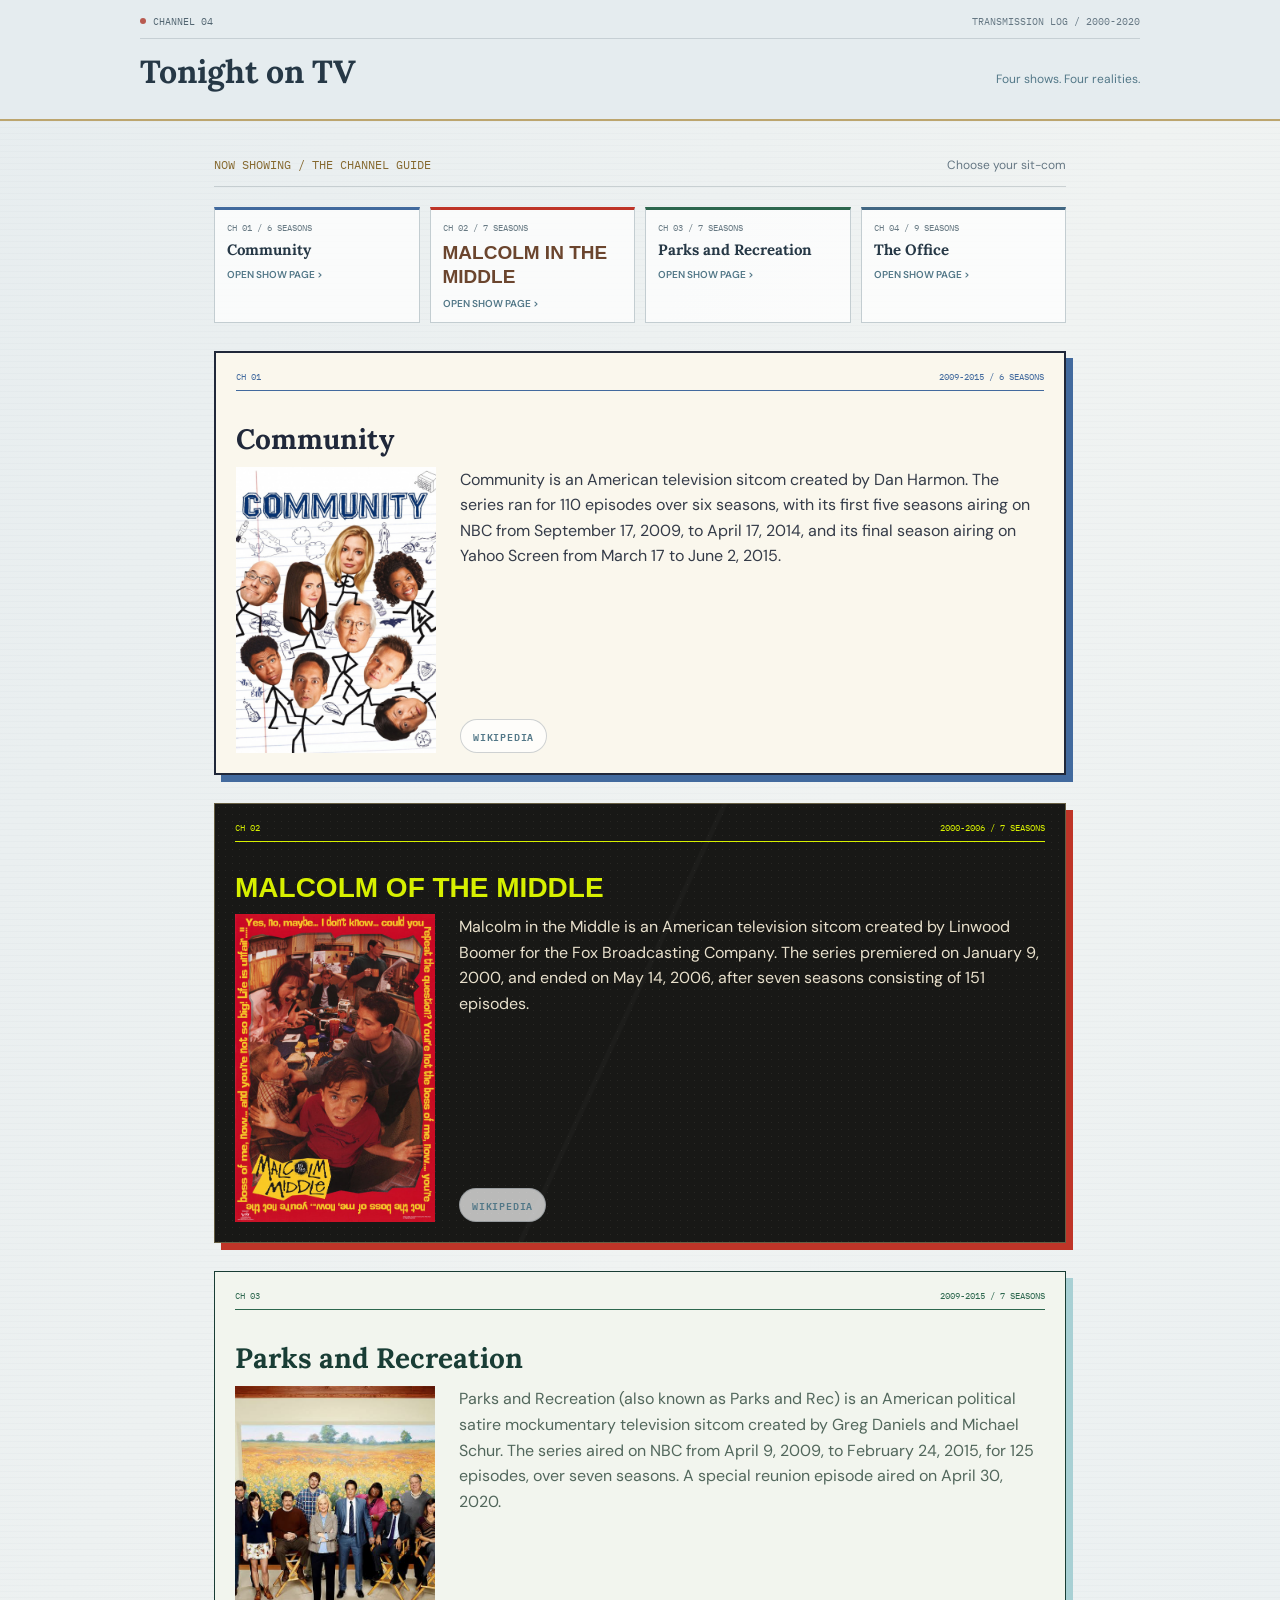
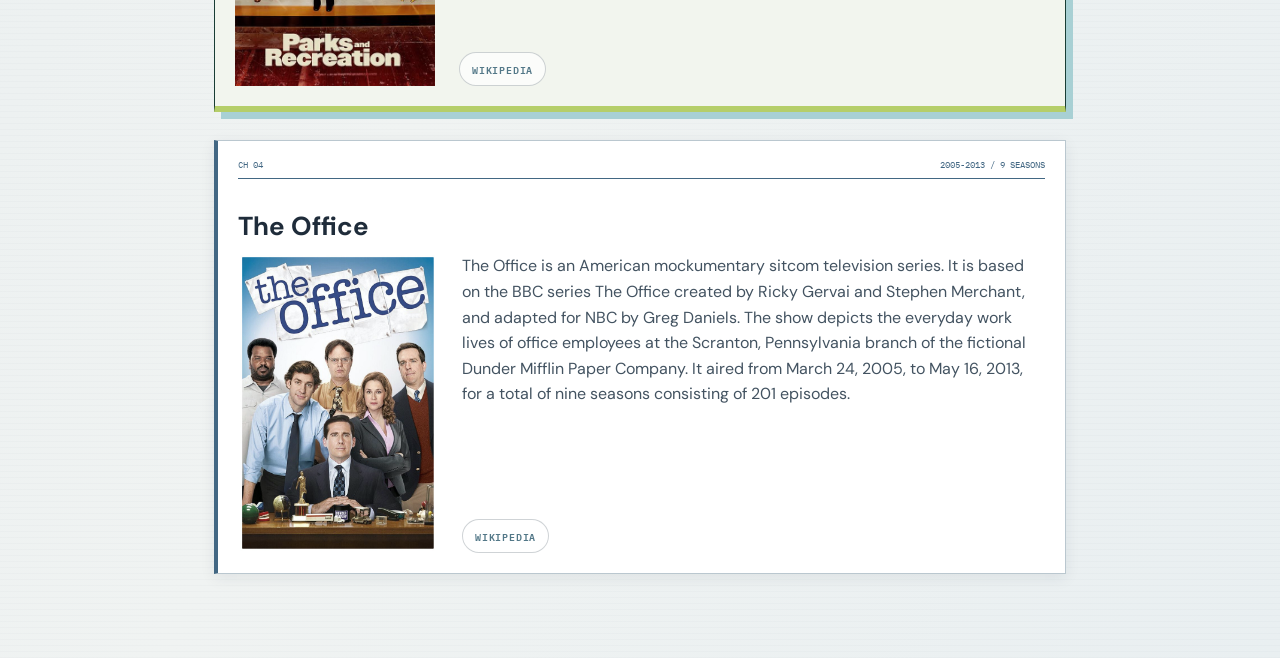
<file: index.html>
<!DOCTYPE html>
<html lang="en">
    <head>
        <meta charset="UTF-8">
        <meta name="viewport" content="width=device-width, initial-scale=1">
        <title>Tonight on TV | Show Guide</title>
        <link rel="preconnect" href="https://fonts.googleapis.com">
        <link rel="preconnect" href="https://fonts.gstatic.com" crossorigin>
        <link href="https://fonts.googleapis.com/css2?family=DM+Sans:wght@400;500;600;700&family=IBM+Plex+Mono:wght@400;500;600&family=Lora:wght@500;600;700&display=swap" rel="stylesheet">
        <link rel="icon" type="image/svg+xml" href="images/favicon.svg">
        <link rel="stylesheet" href="css/site.css?v=tv-guide-soft">
    </head>

    <body class="home-page">
        <header class="home-header">
            <div class="home-header-inner">
                <div class="home-broadcast-strip">
                    <span class="home-on-air">CHANNEL 04</span>
                    <span>TRANSMISSION LOG / 2000-2020</span>
                </div>
                <h1>Tonight on TV <span>Four shows. Four realities.</span></h1>
            </div>
        </header>

        <main class="show-summaries">
        <div class="home-guide-heading">
            <p>Now showing / The channel guide</p>
            <span>Choose your sit-com</span>
        </div>
        <nav class="home-channel-links" aria-label="Show pages">
            <a class="home-channel-link home-channel-link-community" href="community.html">
                <span>CH 01 / 6 SEASONS</span>
                <strong>Community</strong>
                <span>Open show page &gt;</span>
            </a>
            <a class="home-channel-link home-channel-link-malcolm" href="malcolminthemiddle.html">
                <span>CH 02 / 7 SEASONS</span>
                <strong>Malcolm in the Middle</strong>
                <span>Open show page &gt;</span>
            </a>
            <a class="home-channel-link home-channel-link-parks" href="parksandrec.html">
                <span>CH 03 / 7 SEASONS</span>
                <strong>Parks and Recreation</strong>
                <span>Open show page &gt;</span>
            </a>
            <a class="home-channel-link home-channel-link-office" href="theoffice.html">
                <span>CH 04 / 9 SEASONS</span>
                <strong>The Office</strong>
                <span>Open show page &gt;</span>
            </a>
        </nav>
        <section class="show-summary summary-community">
        <div class="show-summary-meta"><span>CH 01</span><span>2009-2015 / 6 SEASONS</span></div>
        <h2>Community</h2>
        <img class="show-summary-image" src="images/community.jpg" alt="Community">
        <p class="show-summary-description">
            Community is an American television sitcom created by Dan Harmon.
            The series ran for 110 episodes over six seasons, with its first
            five seasons airing on NBC from September 17, 2009, to April 17,
            2014, and its final season airing on Yahoo Screen from March 17
            to June 2, 2015.
        </p>
        <a class="show-summary-link" href="https://en.wikipedia.org/wiki/Community_(TV_series)" target="_blank" rel="noreferrer">Wikipedia</a>
        </section>

        <section class="show-summary summary-malcolm">
        <div class="show-summary-meta"><span>CH 02</span><span>2000-2006 / 7 SEASONS</span></div>
        <h2>Malcolm of the Middle</h2>
        <img class="show-summary-image" src="images/malcolminthemiddle.jpg" alt="Malcolm in the Middle">
        <p class="show-summary-description">
            Malcolm in the Middle is an American television sitcom created by
            Linwood Boomer for the Fox Broadcasting Company. The series premiered
            on January 9, 2000, and ended on May 14, 2006, after seven seasons
            consisting of 151 episodes.
        </p>
        <a class="show-summary-link" href="https://en.wikipedia.org/wiki/Malcolm_in_the_Middle" target="_blank" rel="noreferrer">Wikipedia</a>
        </section>

        <section class="show-summary summary-parks">
        <div class="show-summary-meta"><span>CH 03</span><span>2009-2015 / 7 SEASONS</span></div>
        <h2>Parks and Recreation</h2>
        <img class="show-summary-image" src="images/parksandrec.jpg" alt="Parks and Recreation">
        <p class="show-summary-description">
            Parks and Recreation (also known as Parks and Rec) is an American
            political satire mockumentary television sitcom created by Greg
            Daniels and Michael Schur. The series aired on NBC from April 9,
            2009, to February 24, 2015, for 125 episodes, over seven seasons.
            A special reunion episode aired on April 30, 2020.
        </p>
        <a class="show-summary-link" href="https://en.wikipedia.org/wiki/Parks_and_Recreation" target="_blank" rel="noreferrer">Wikipedia</a>
        </section>

        <section class="show-summary summary-office">
        <div class="show-summary-meta"><span>CH 04</span><span>2005-2013 / 9 SEASONS</span></div>
        <h2>The Office</h2>
        <img class="show-summary-image" src="images/theoffice.jpg" alt="The Office">
        <p class="show-summary-description">
            The Office is an American mockumentary sitcom television series.
            It is based on the BBC series The Office created by Ricky Gervai
            and Stephen Merchant, and adapted for NBC by Greg Daniels. The
            show depicts the everyday work lives of office employees at the
            Scranton, Pennsylvania branch of the fictional Dunder Mifflin Paper
            Company. It aired from March 24, 2005, to May 16, 2013, for a total
            of nine seasons consisting of 201 episodes.
        </p>
        <a class="show-summary-link" href="https://en.wikipedia.org/wiki/The_Office_(American_TV_series)" target="_blank" rel="noreferrer">Wikipedia</a>
        </section>
        </main>
    </body>
</html>
</file>
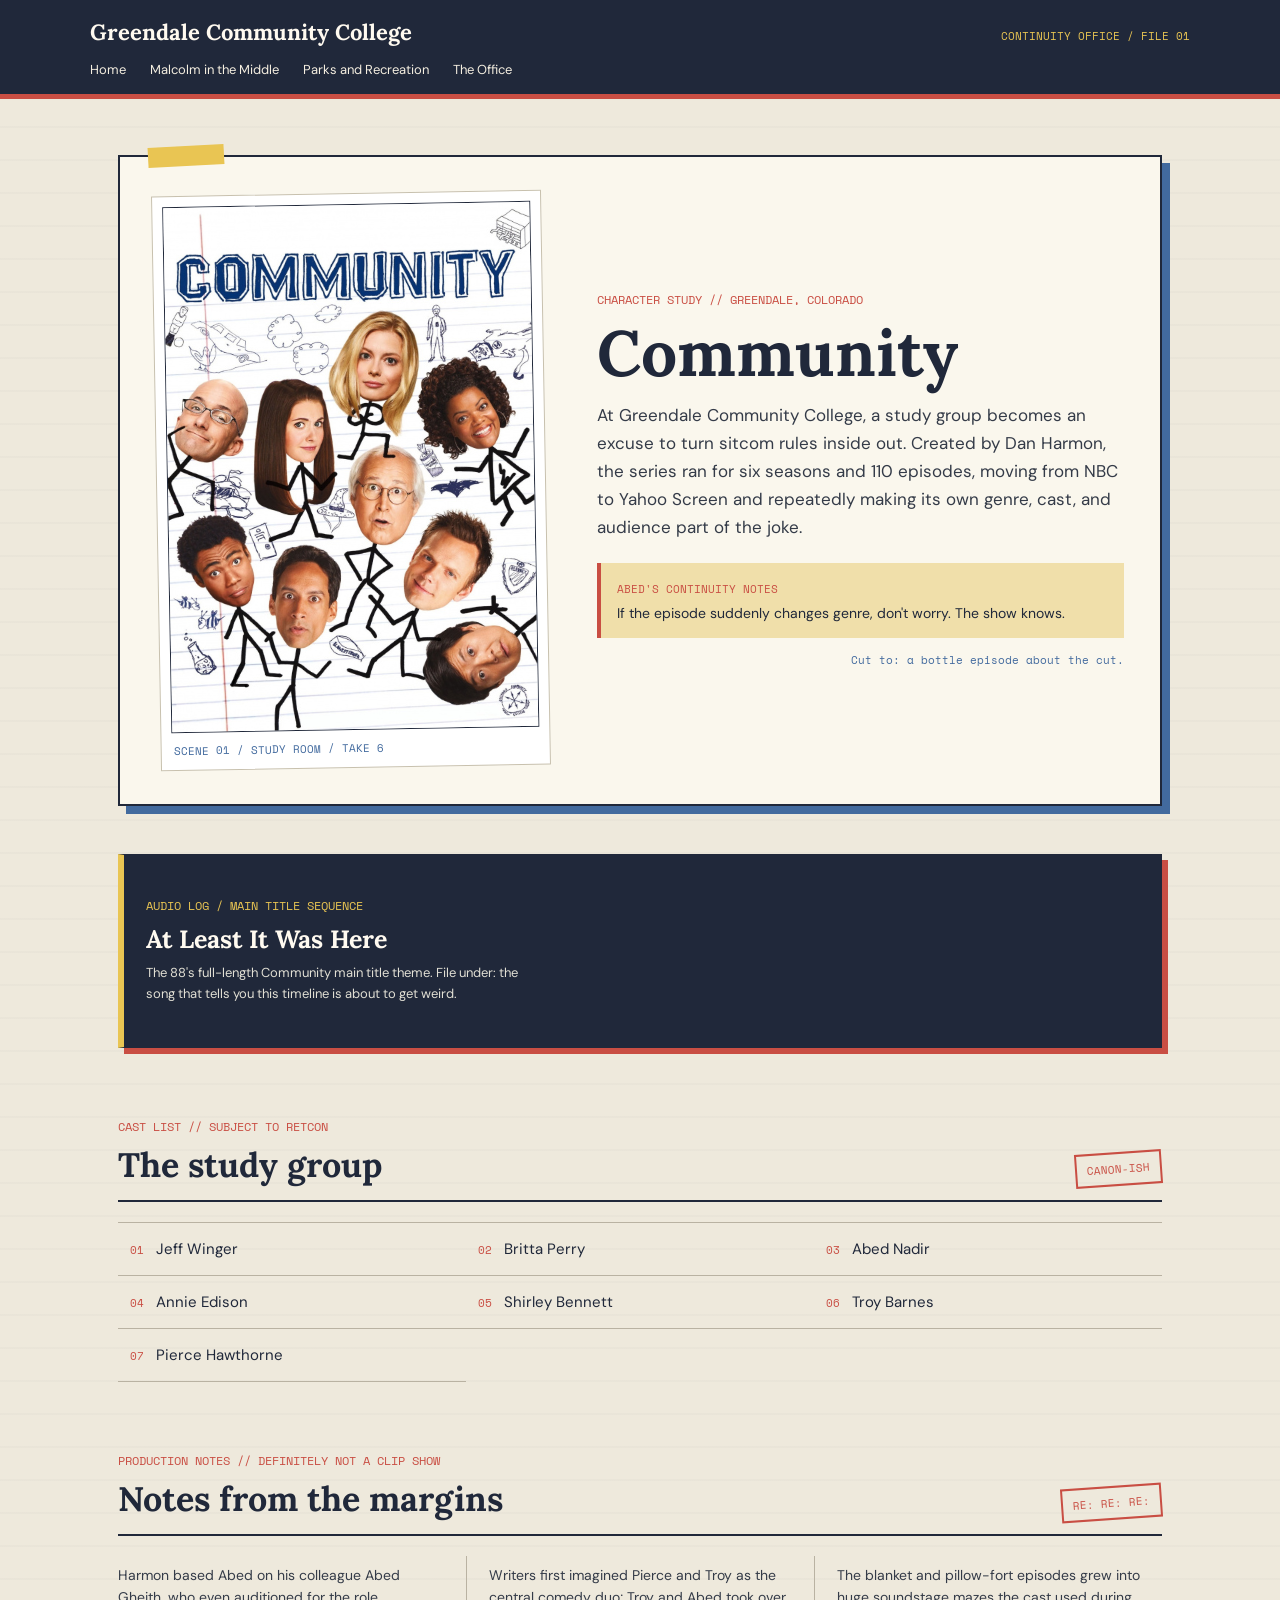
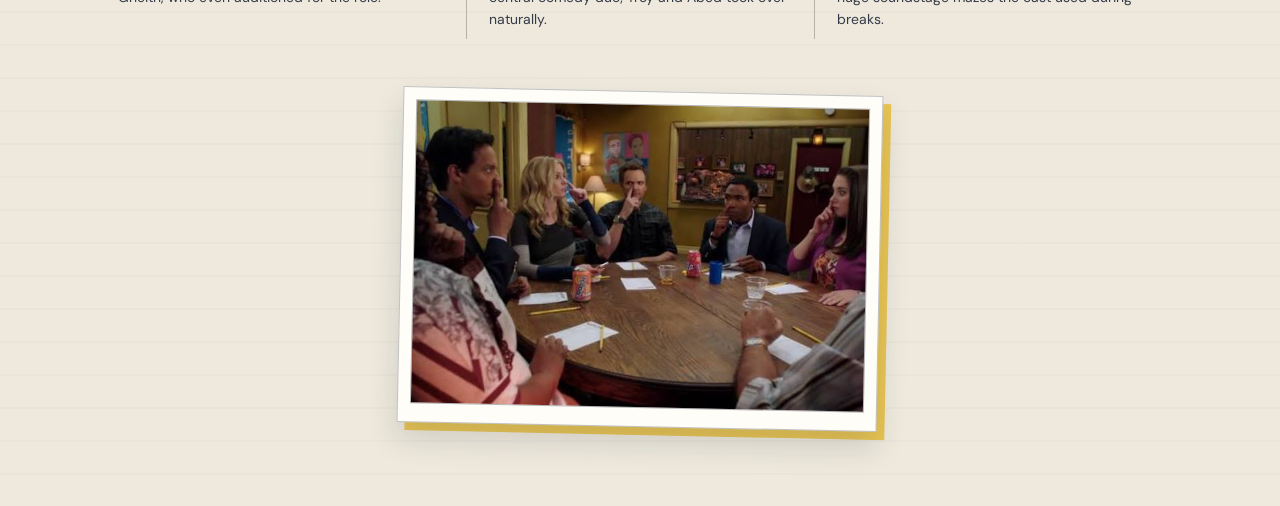
<file: community.html>
<!DOCTYPE html>
<html lang="en">
    <head>
        <meta charset="UTF-8">
        <meta name="viewport" content="width=device-width, initial-scale=1">
        <title>Community | Greendale Continuity File</title>
        <link rel="preconnect" href="https://fonts.googleapis.com">
        <link rel="preconnect" href="https://fonts.gstatic.com" crossorigin>
        <link href="https://fonts.googleapis.com/css2?family=DM+Sans:wght@400;500;600;700&family=Lora:wght@500;600;700&family=Space+Mono:wght@400;700&display=swap" rel="stylesheet">
        <link rel="icon" type="image/svg+xml" href="images/favicon.svg">
        <link rel="stylesheet" href="css/site.css?v=community-audio">
    </head>

    <body class="community-page">
        <header class="community-header">
            <div class="community-header-inner">
                <h1>Greendale Community College <span>Continuity office / file 01</span></h1>
                <nav>
                    <a href="index.html">Home</a>
                    <a href="malcolminthemiddle.html">Malcolm in the Middle</a>
                    <a href="parksandrec.html">Parks and Recreation</a>
                    <a href="theoffice.html">The Office</a>
                </nav>
            </div>
        </header>

        <main class="community-main">
            <section class="community-feature" aria-labelledby="community-title">
                <figure class="community-art">
                    <img src="images/community.jpg" alt="The study group from Community">
                    <figcaption>Scene 01 / Study room / Take 6</figcaption>
                </figure>

                <div class="community-feature-copy">
                    <p class="community-eyebrow">Character study // Greendale, Colorado</p>
                    <h2 id="community-title">Community</h2>
                    <p class="community-description">
                        At Greendale Community College, a study group becomes an excuse
                        to turn sitcom rules inside out. Created by Dan Harmon, the series
                        ran for six seasons and 110 episodes, moving from NBC to Yahoo
                        Screen and repeatedly making its own genre, cast, and audience
                        part of the joke.
                    </p>
                    <aside class="community-meta-note">
                        <span>Abed's continuity notes</span>
                        <p>If the episode suddenly changes genre, don't worry. The show knows.</p>
                    </aside>
                    <p class="community-cutline">Cut to: a bottle episode about the cut.</p>
                </div>
            </section>

            <section class="community-theme" aria-labelledby="community-theme-title">
                <div class="community-theme-copy">
                    <p class="community-eyebrow">Audio log / main title sequence</p>
                    <h3 id="community-theme-title">At Least It Was Here</h3>
                    <p>The 88's full-length Community main title theme. File under: the song that tells you this timeline is about to get weird.</p>
                </div>
                <iframe
                    title="At Least It Was Here by The 88 on Spotify"
                    src="https://open.spotify.com/embed/track/5HYHGYx3Yl0B344J6eAdgF?utm_source=generator&amp;theme=0"
                    width="100%"
                    height="152"
                    loading="lazy"
                    allow="autoplay; clipboard-write; encrypted-media; fullscreen; picture-in-picture">
                </iframe>
            </section>

            <section class="community-rollcall" aria-labelledby="community-cast-title">
                <div class="community-section-heading">
                    <div>
                        <p class="community-eyebrow">Cast list // subject to retcon</p>
                        <h3 id="community-cast-title">The study group</h3>
                    </div>
                    <span class="community-stamp">Canon-ish</span>
                </div>
                <ol class="community-cast-list">
                    <li><span>01</span>Jeff Winger</li>
                    <li><span>02</span>Britta Perry</li>
                    <li><span>03</span>Abed Nadir</li>
                    <li><span>04</span>Annie Edison</li>
                    <li><span>05</span>Shirley Bennett</li>
                    <li><span>06</span>Troy Barnes</li>
                    <li><span>07</span>Pierce Hawthorne</li>
                </ol>
            </section>

            <section class="community-facts" aria-labelledby="community-facts-title">
                <div class="community-section-heading">
                    <div>
                        <p class="community-eyebrow">Production notes // definitely not a clip show</p>
                        <h3 id="community-facts-title">Notes from the margins</h3>
                    </div>
                    <span class="community-facts-mark">RE: RE: RE:</span>
                </div>
                <ol class="community-fact-list">
                    <li>Harmon based Abed on his colleague Abed Gheith, who even auditioned for the role.</li>
                    <li>Writers first imagined Pierce and Troy as the central comedy duo; Troy and Abed took over naturally.</li>
                    <li>The blanket and pillow-fort episodes grew into huge soundstage mazes the cast used during breaks.</li>
                </ol>
            </section>

            <figure class="community-bottom-image">
                <img src="images.jpeg" alt="The Community cast gathered around a table">
            </figure>
        </main>
    </body>
</html>
</file>
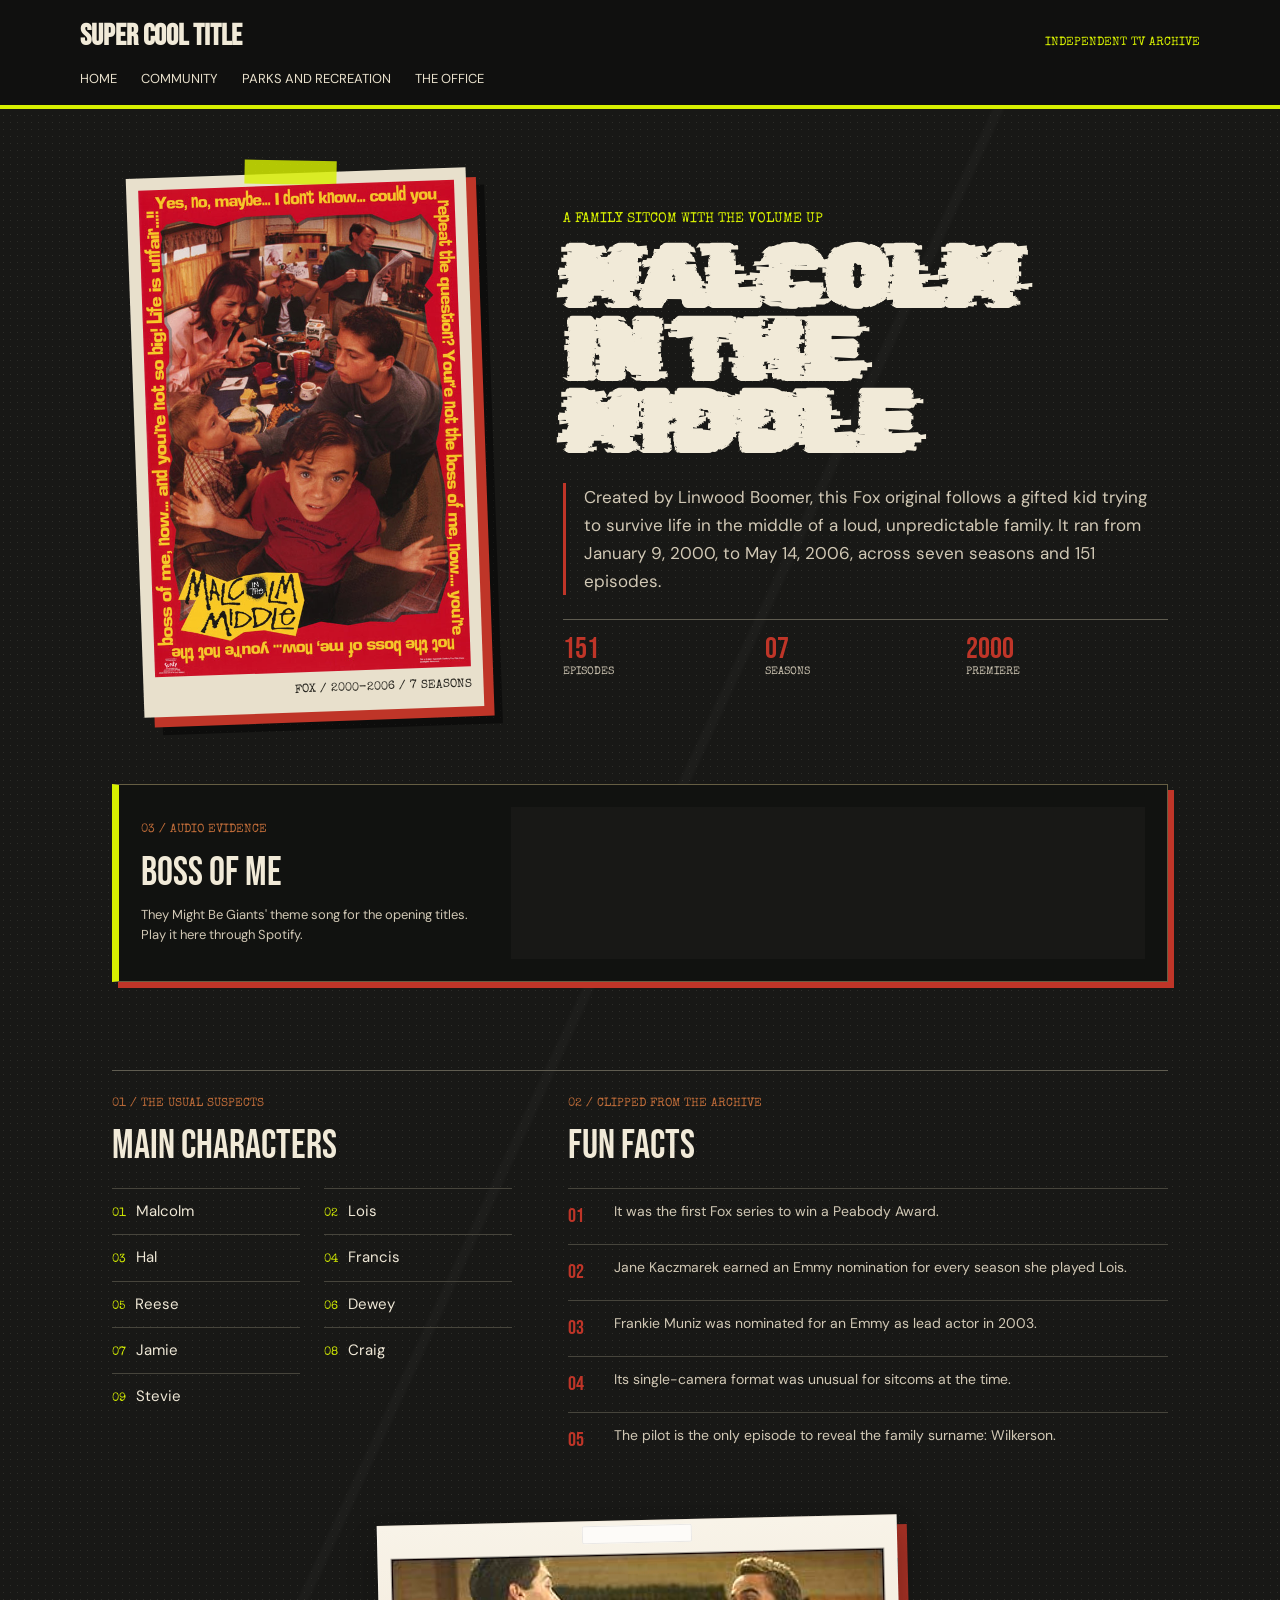
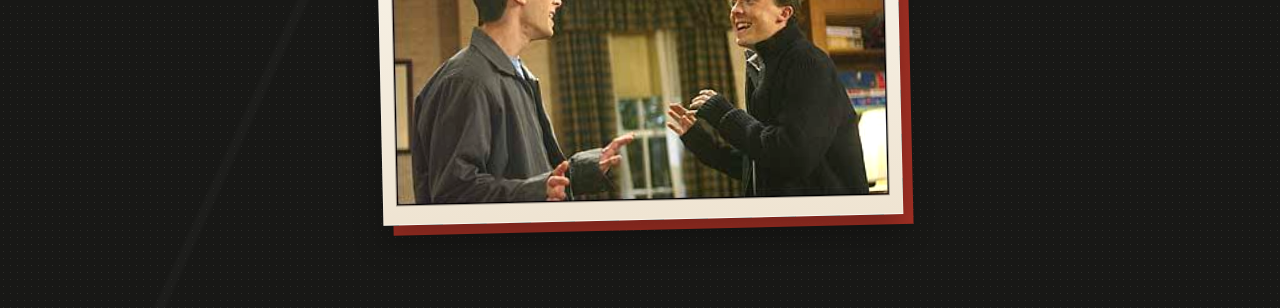
<file: malcolminthemiddle.html>
<!DOCTYPE html>
<html lang="en">
    <head>
        <meta charset="UTF-8">
        <meta name="viewport" content="width=device-width, initial-scale=1">
        <title>Malcolm in the Middle | TV Shows</title>
        <link rel="preconnect" href="https://fonts.googleapis.com">
        <link rel="preconnect" href="https://fonts.gstatic.com" crossorigin>
        <link href="https://fonts.googleapis.com/css2?family=Bebas+Neue&family=DM+Sans:wght@400;500;600;700&family=Rubik+Glitch&family=Special+Elite&display=swap" rel="stylesheet">
        <link rel="icon" type="image/svg+xml" href="images/favicon.svg">
        <link rel="stylesheet" href="css/site.css?v=2258a40">
    </head>

    <body class="malcolm-page">
        <header>
            <h1>Super Cool Title <span>Independent TV Archive</span></h1>

            <nav>
                <a href="index.html">Home</a>
                <a href="community.html"> Community </a>
                <a href="parksandrec.html"> Parks and Recreation </a>
                <a href="theoffice.html"> The Office </a>
            </nav>
        </header>

        <main class="malcolm-main">
            <section class="malcolm-intro" aria-labelledby="malcolm-title">
                <figure class="malcolm-poster">
                    <img src="images/malcolminthemiddle.jpg" alt="Malcolm in the Middle cast portrait">
                    <figcaption>FOX / 2000-2006 / 7 seasons</figcaption>
                </figure>

                <div class="malcolm-intro-copy">
                    <p class="malcolm-kicker">A family sitcom with the volume up</p>
                    <h2 class="malcolm-title" id="malcolm-title">Malcolm<br>in the Middle</h2>
                    <p class="malcolm-description">
                        Created by Linwood Boomer, this Fox original follows a gifted kid
                        trying to survive life in the middle of a loud, unpredictable family.
                        It ran from January 9, 2000, to May 14, 2006, across seven seasons
                        and 151 episodes.
                    </p>
                    <ul class="malcolm-stats" aria-label="Series facts">
                        <li><strong>151</strong><span>episodes</span></li>
                        <li><strong>07</strong><span>seasons</span></li>
                        <li><strong>2000</strong><span>premiere</span></li>
                    </ul>
                </div>
            </section>

            <section class="malcolm-theme" aria-labelledby="malcolm-theme-title">
                <div class="malcolm-theme-copy">
                    <p class="malcolm-section-tag">03 / Audio evidence</p>
                    <h2 id="malcolm-theme-title">Boss of Me</h2>
                    <p>They Might Be Giants' theme song for the opening titles. Play it here through Spotify.</p>
                </div>
                <iframe
                    title="Boss of Me by They Might Be Giants on Spotify"
                    src="https://open.spotify.com/embed/track/3eCPri8fJOqVBY8QBwknT6?utm_source=generator&amp;theme=0"
                    width="100%"
                    height="152"
                    loading="lazy"
                    allow="autoplay; clipboard-write; encrypted-media; fullscreen; picture-in-picture">
                </iframe>
            </section>

            <section class="malcolm-archive" aria-label="Cast and facts">
                <div class="malcolm-list-block">
                    <p class="malcolm-section-tag">01 / The usual suspects</p>
                    <h3>Main Characters</h3>
                    <ol class="malcolm-cast-list">
                        <li>Malcolm</li>
                        <li>Lois</li>
                        <li>Hal</li>
                        <li>Francis</li>
                        <li>Reese</li>
                        <li>Dewey</li>
                        <li>Jamie</li>
                        <li>Craig</li>
                        <li>Stevie</li>
                    </ol>
                </div>

                <div class="malcolm-list-block malcolm-facts-block">
                    <p class="malcolm-section-tag">02 / Clipped from the archive</p>
                    <h3>Fun Facts</h3>
                    <ol class="malcolm-facts-list">
                        <li>It was the first Fox series to win a Peabody Award.</li>
                        <li>Jane Kaczmarek earned an Emmy nomination for every season she played Lois.</li>
                        <li>Frankie Muniz was nominated for an Emmy as lead actor in 2003.</li>
                        <li>Its single-camera format was unusual for sitcoms at the time.</li>
                        <li>The pilot is the only episode to reveal the family surname: Wilkerson.</li>
                    </ol>
                </div>
            </section>

            <figure class="malcolm-polaroid">
                <img src="images-1.jpeg" alt="Malcolm in the Middle cast in a candid scene">
            </figure>
        </main>
    </body>
</html>
</file>
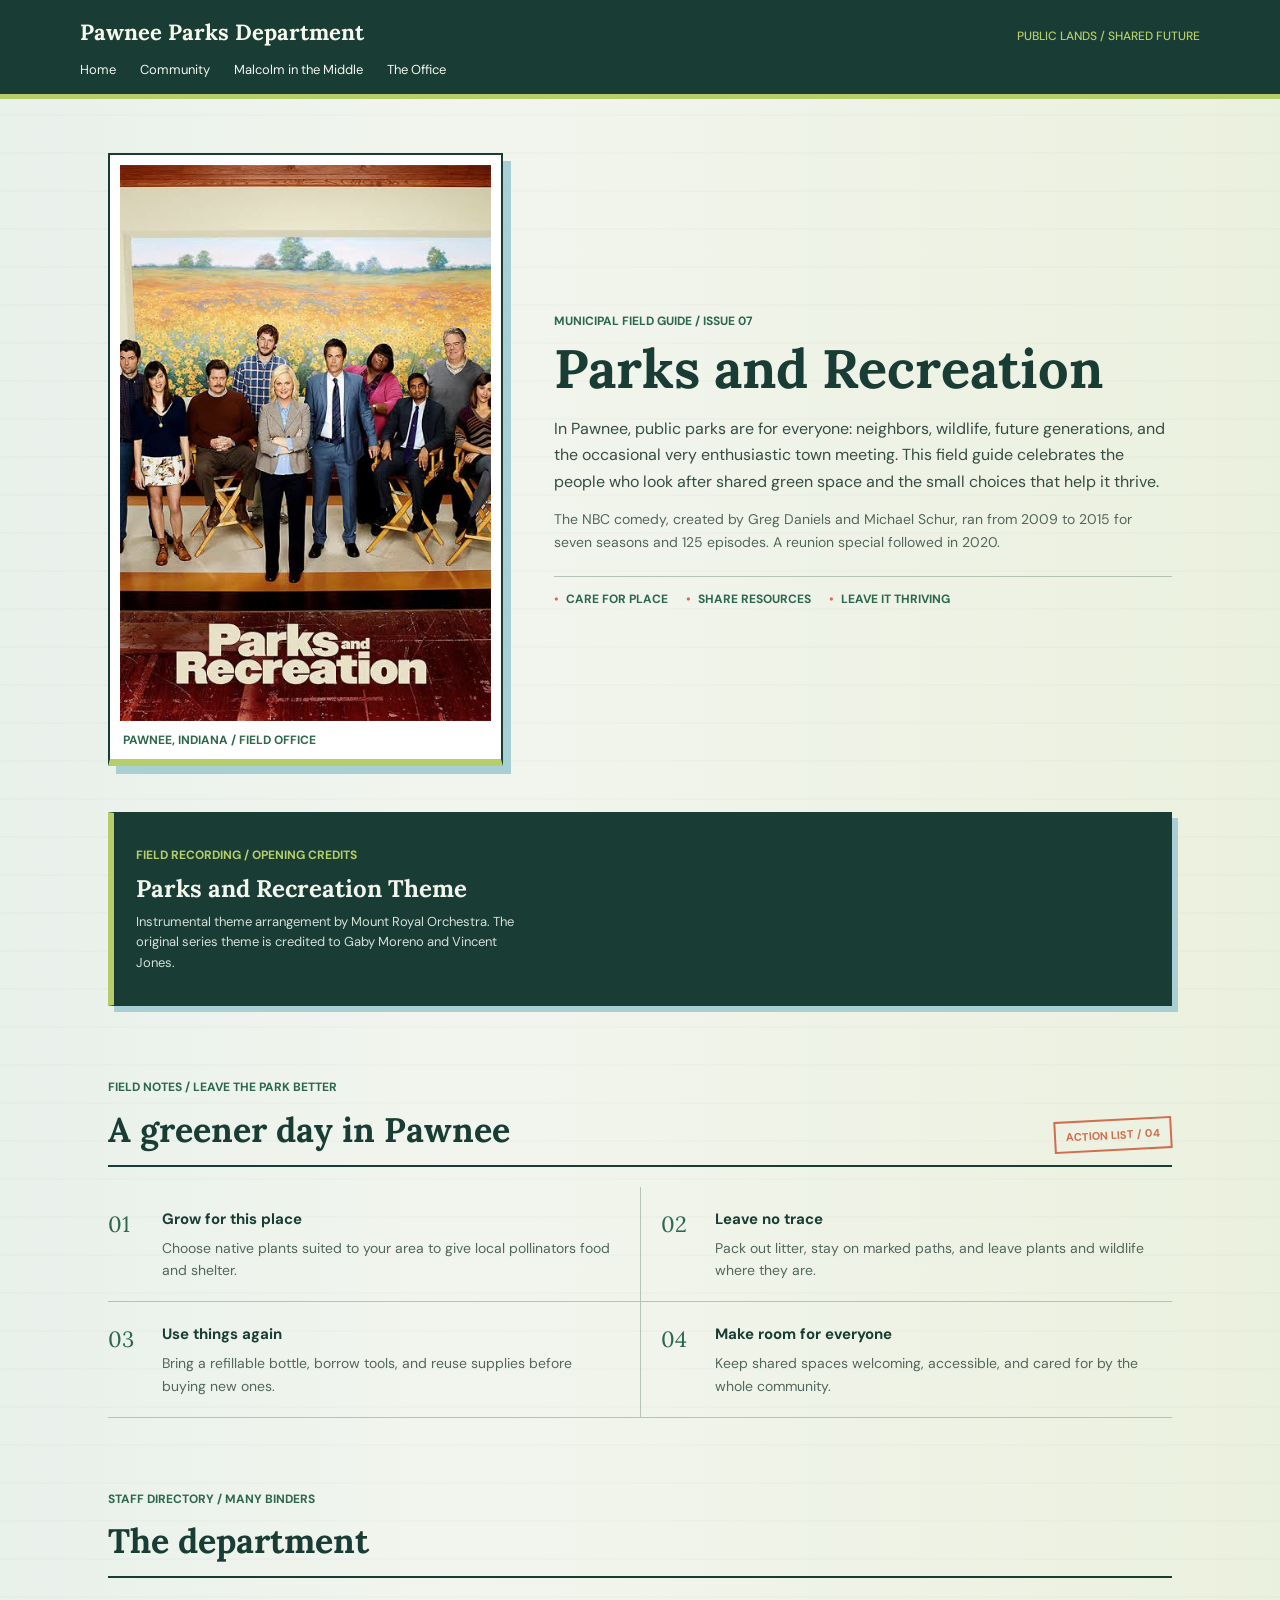
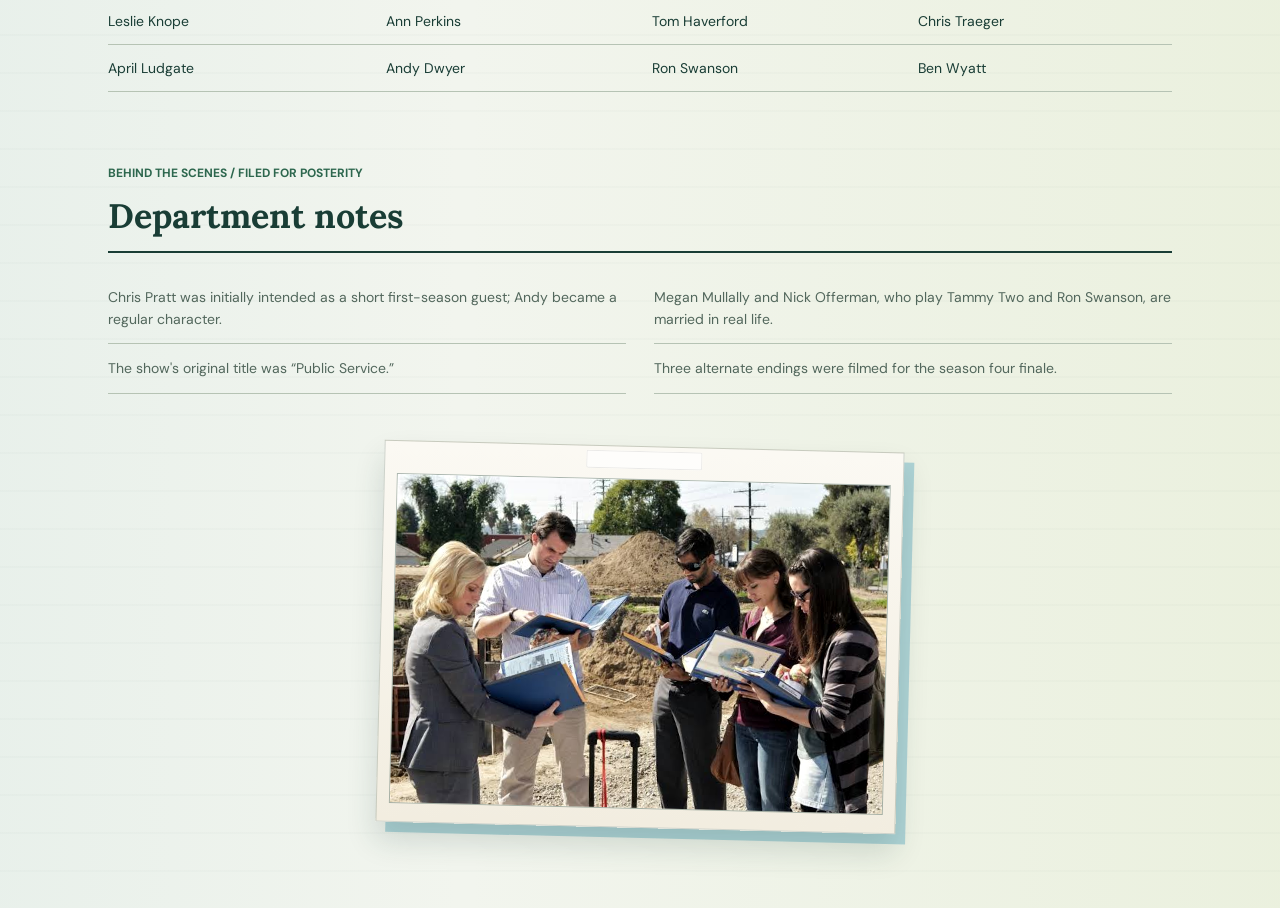
<file: parksandrec.html>
<!DOCTYPE html>
<html lang="en">
    <head>
        <meta charset="UTF-8">
        <meta name="viewport" content="width=device-width, initial-scale=1">
        <title>Parks and Recreation | Pawnee Field Guide</title>
        <link rel="preconnect" href="https://fonts.googleapis.com">
        <link rel="preconnect" href="https://fonts.gstatic.com" crossorigin>
        <link href="https://fonts.googleapis.com/css2?family=DM+Sans:wght@400;500;600;700&family=Lora:wght@500;600;700&display=swap" rel="stylesheet">
        <link rel="icon" type="image/svg+xml" href="images/favicon.svg">
        <link rel="stylesheet" href="css/site.css?v=parks-theme">
    </head>

    <body class="parks-page">
        <header class="parks-header">
            <div class="parks-header-inner">
                <h1>Pawnee Parks Department <span>Public lands / shared future</span></h1>
                <nav>
                    <a href="index.html">Home</a>
                    <a href="community.html">Community</a>
                    <a href="malcolminthemiddle.html">Malcolm in the Middle</a>
                    <a href="theoffice.html">The Office</a>
                </nav>
            </div>
        </header>

        <main class="parks-main">
            <section class="parks-hero" aria-labelledby="parks-title">
                <figure class="parks-hero-photo">
                    <img src="images/parksandrec.jpg" alt="Parks and Recreation cast">
                    <figcaption>Pawnee, Indiana / Field office</figcaption>
                </figure>
                <div class="parks-hero-copy">
                    <p class="parks-eyebrow">Municipal field guide / Issue 07</p>
                    <h2 id="parks-title">Parks and Recreation</h2>
                    <p class="parks-lead">
                        In Pawnee, public parks are for everyone: neighbors, wildlife,
                        future generations, and the occasional very enthusiastic town
                        meeting. This field guide celebrates the people who look after
                        shared green space and the small choices that help it thrive.
                    </p>
                    <p class="parks-series-note">
                        The NBC comedy, created by Greg Daniels and Michael Schur, ran
                        from 2009 to 2015 for seven seasons and 125 episodes. A reunion
                        special followed in 2020.
                    </p>
                    <div class="parks-values" aria-label="Department values">
                        <span>Care for place</span>
                        <span>Share resources</span>
                        <span>Leave it thriving</span>
                    </div>
                </div>
            </section>

            <section class="parks-theme" aria-labelledby="parks-theme-title">
                <div class="parks-theme-copy">
                    <p class="parks-eyebrow">Field recording / opening credits</p>
                    <h3 id="parks-theme-title">Parks and Recreation Theme</h3>
                    <p>Instrumental theme arrangement by Mount Royal Orchestra. The original series theme is credited to Gaby Moreno and Vincent Jones.</p>
                </div>
                <iframe
                    title="Parks and Recreation theme arrangement by Mount Royal Orchestra on Spotify"
                    src="https://open.spotify.com/embed/track/7jCJSBq5WRrNv4ZaTQqKXq?utm_source=generator&amp;theme=0"
                    width="100%"
                    height="152"
                    loading="lazy"
                    allow="autoplay; clipboard-write; encrypted-media; fullscreen; picture-in-picture">
                </iframe>
            </section>

            <section class="parks-stewardship" aria-labelledby="parks-stewardship-title">
                <div class="parks-section-heading">
                    <div>
                        <p class="parks-eyebrow">Field notes / Leave the park better</p>
                        <h3 id="parks-stewardship-title">A greener day in Pawnee</h3>
                    </div>
                    <span class="parks-field-stamp">Action list / 04</span>
                </div>
                <ol class="parks-action-list">
                    <li><span>01</span><div><strong>Grow for this place</strong><p>Choose native plants suited to your area to give local pollinators food and shelter.</p></div></li>
                    <li><span>02</span><div><strong>Leave no trace</strong><p>Pack out litter, stay on marked paths, and leave plants and wildlife where they are.</p></div></li>
                    <li><span>03</span><div><strong>Use things again</strong><p>Bring a refillable bottle, borrow tools, and reuse supplies before buying new ones.</p></div></li>
                    <li><span>04</span><div><strong>Make room for everyone</strong><p>Keep shared spaces welcoming, accessible, and cared for by the whole community.</p></div></li>
                </ol>
            </section>

            <section class="parks-roster" aria-labelledby="parks-roster-title">
                <div class="parks-section-heading">
                    <div>
                        <p class="parks-eyebrow">Staff directory / many binders</p>
                        <h3 id="parks-roster-title">The department</h3>
                    </div>
                </div>
                <ul class="parks-cast-list">
                    <li>Leslie Knope</li>
                    <li>Ann Perkins</li>
                    <li>Tom Haverford</li>
                    <li>Chris Traeger</li>
                    <li>April Ludgate</li>
                    <li>Andy Dwyer</li>
                    <li>Ron Swanson</li>
                    <li>Ben Wyatt</li>
                </ul>
            </section>

            <section class="parks-notes" aria-labelledby="parks-notes-title">
                <div class="parks-section-heading">
                    <div>
                        <p class="parks-eyebrow">Behind the scenes / filed for posterity</p>
                        <h3 id="parks-notes-title">Department notes</h3>
                    </div>
                </div>
                <ul class="parks-facts-list">
                    <li>Chris Pratt was initially intended as a short first-season guest; Andy became a regular character.</li>
                    <li>Megan Mullally and Nick Offerman, who play Tammy Two and Ron Swanson, are married in real life.</li>
                    <li>The show's original title was “Public Service.”</li>
                    <li>Three alternate endings were filmed for the season four finale.</li>
                </ul>
            </section>

            <figure class="parks-polaroid">
                <img src="images-2.jpeg" alt="Parks and Recreation cast standing together outdoors">
            </figure>
        </main>
    </body>
</html>
</file>
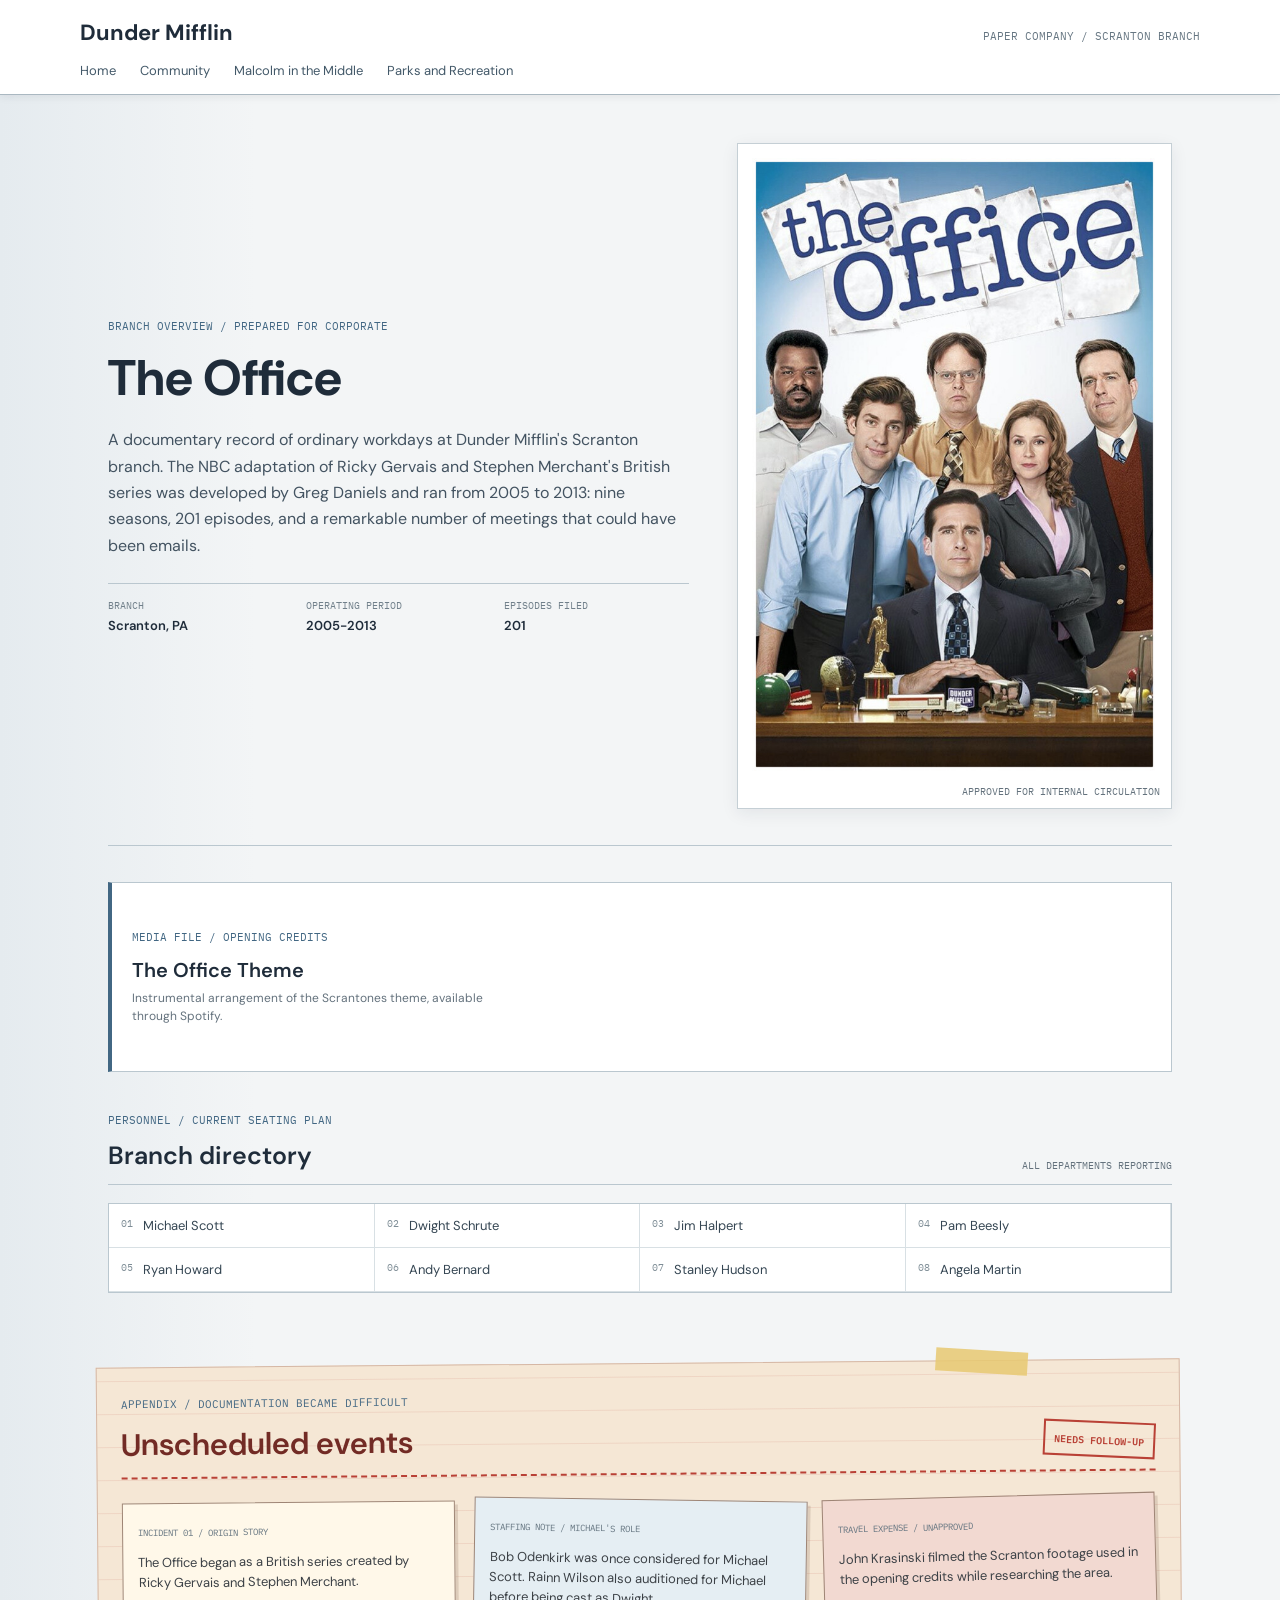
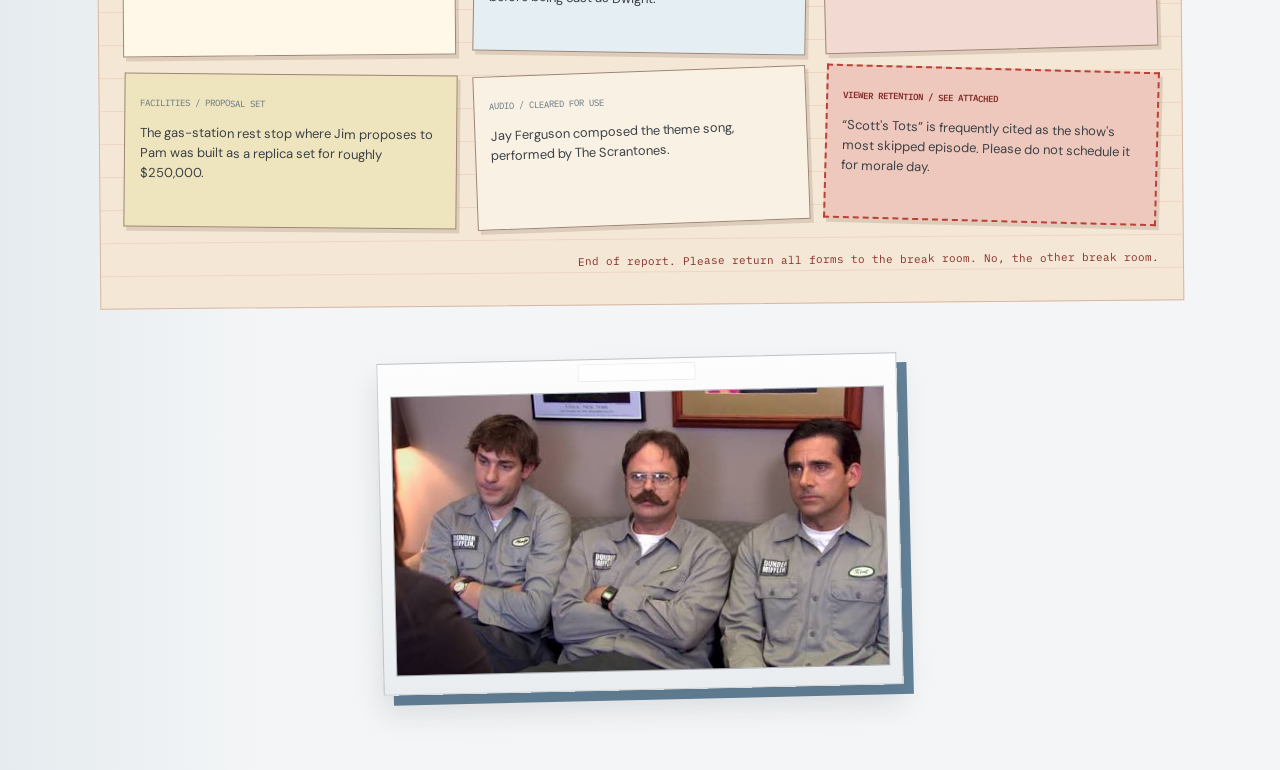
<file: theoffice.html>
<!DOCTYPE html>
<html lang="en">
    <head>
        <meta charset="UTF-8">
        <meta name="viewport" content="width=device-width, initial-scale=1">
        <title>The Office | Scranton Branch Report</title>
        <link rel="preconnect" href="https://fonts.googleapis.com">
        <link rel="preconnect" href="https://fonts.gstatic.com" crossorigin>
        <link href="https://fonts.googleapis.com/css2?family=DM+Sans:wght@400;500;600;700&family=IBM+Plex+Mono:wght@400;500;600&family=Lora:wght@500;600;700&display=swap" rel="stylesheet">
        <link rel="icon" type="image/svg+xml" href="images/favicon.svg">
        <link rel="stylesheet" href="css/site.css?v=office-theme">
    </head>

    <body class="office-page">
        <header class="office-header">
            <div class="office-header-inner">
                <h1>Dunder Mifflin <span>Paper Company / Scranton Branch</span></h1>
            <nav>
                <a href="index.html">Home</a>
                <a href="community.html"> Community </a>
                <a href="malcolminthemiddle.html"> Malcolm in the Middle </a>
                <a href="parksandrec.html"> Parks and Recreation </a>
            </nav>
            </div>
        </header>

        <main class="office-main">
            <section class="office-executive" aria-labelledby="office-title">
                <div class="office-executive-copy">
                    <p class="office-eyebrow">Branch overview / prepared for corporate</p>
                    <h2 id="office-title">The Office</h2>
                    <p class="office-summary">
                        A documentary record of ordinary workdays at Dunder Mifflin's
                        Scranton branch. The NBC adaptation of Ricky Gervais and Stephen
                        Merchant's British series was developed by Greg Daniels and ran
                        from 2005 to 2013: nine seasons, 201 episodes, and a remarkable
                        number of meetings that could have been emails.
                    </p>
                    <dl class="office-metrics">
                        <div><dt>Branch</dt><dd>Scranton, PA</dd></div>
                        <div><dt>Operating period</dt><dd>2005-2013</dd></div>
                        <div><dt>Episodes filed</dt><dd>201</dd></div>
                    </dl>
                </div>
                <figure class="office-photo">
                    <img src="images/theoffice.jpg" alt="The Office cast at the Scranton branch">
                    <figcaption>Approved for internal circulation</figcaption>
                </figure>
            </section>

            <section class="office-theme" aria-labelledby="office-theme-title">
                <div class="office-theme-copy">
                    <p class="office-eyebrow">Media file / opening credits</p>
                    <h3 id="office-theme-title">The Office Theme</h3>
                    <p>Instrumental arrangement of the Scrantones theme, available through Spotify.</p>
                </div>
                <iframe
                    title="The Office theme instrumental arrangement on Spotify"
                    src="https://open.spotify.com/embed/track/7utSDmM12kIuQVkLPYilM2?utm_source=generator&amp;theme=0"
                    width="100%"
                    height="152"
                    loading="lazy"
                    allow="autoplay; clipboard-write; encrypted-media; fullscreen; picture-in-picture">
                </iframe>
            </section>

            <section class="office-roster" aria-labelledby="office-roster-title">
                <div class="office-section-heading">
                    <div>
                        <p class="office-eyebrow">Personnel / current seating plan</p>
                        <h3 id="office-roster-title">Branch directory</h3>
                    </div>
                    <span class="office-status">All departments reporting</span>
                </div>
                <ul class="office-roster-list">
                    <li><span>01</span>Michael Scott</li>
                    <li><span>02</span>Dwight Schrute</li>
                    <li><span>03</span>Jim Halpert</li>
                    <li><span>04</span>Pam Beesly</li>
                    <li><span>05</span>Ryan Howard</li>
                    <li><span>06</span>Andy Bernard</li>
                    <li><span>07</span>Stanley Hudson</li>
                    <li><span>08</span>Angela Martin</li>
                </ul>
            </section>

            <section class="office-chaos" aria-labelledby="office-chaos-title">
                <div class="office-section-heading">
                    <div>
                        <p class="office-eyebrow">Appendix / documentation became difficult</p>
                        <h3 id="office-chaos-title">Unscheduled events</h3>
                    </div>
                    <span class="office-warning">Needs follow-up</span>
                </div>
                <ol class="office-incident-list">
                    <li><span class="incident-tag">Incident 01 / Origin story</span><p>The Office began as a British series created by Ricky Gervais and Stephen Merchant.</p></li>
                    <li><span class="incident-tag">Staffing note / Michael's role</span><p>Bob Odenkirk was once considered for Michael Scott. Rainn Wilson also auditioned for Michael before being cast as Dwight.</p></li>
                    <li><span class="incident-tag">Travel expense / unapproved</span><p>John Krasinski filmed the Scranton footage used in the opening credits while researching the area.</p></li>
                    <li><span class="incident-tag">Facilities / proposal set</span><p>The gas-station rest stop where Jim proposes to Pam was built as a replica set for roughly $250,000.</p></li>
                    <li><span class="incident-tag">Audio / cleared for use</span><p>Jay Ferguson composed the theme song, performed by The Scrantones.</p></li>
                    <li><span class="incident-tag">Viewer retention / see attached</span><p>“Scott's Tots” is frequently cited as the show's most skipped episode. Please do not schedule it for morale day.</p></li>
                </ol>
                <p class="office-footer-note">End of report. Please return all forms to the break room. No, the other break room.</p>
            </section>

            <figure class="office-polaroid">
                <img src="images-3.jpeg" alt="The Office cast seated together in the office">
            </figure>
        </main>
    </body>
</html>
</file>
<file: css/site.css>
* {
    box-sizing: border-box;
}

body {
    margin: 0;
    min-height: 100vh;

    font-family: "DM Sans", sans-serif;
    color: #e9a06b;

    background: linear-gradient(
        to right,
        #5b0505 0%,
        #5b0505 calc(50% - 425px),
        #8f171d calc(50% - 425px),
        #8f171d calc(50% + 425px),
        #5b0505 calc(50% + 425px),
        #5b0505 100%
    );
}

/* Header */
header {
    width: 850px;
    margin: 0 auto;
    padding: 15px 20px;
    background-color: #8f171d;
}

/* Main title */
h1 {
    margin: 0 0 15px;
    color: #e9a06b;
    font-size: 28px;
}

h1,
h2,
h3 {
    font-family: "Lora", Georgia, serif;
}

/* Navigation */
nav {
    display: flex;
    flex-wrap: wrap;
    gap: 25px;
}

nav a {
    color: #e9a06b;
    text-decoration: none;
    font-size: 15px;
}

nav a:hover {
    text-decoration: underline;
}

/* Community title */
h2 {
    width: 850px;
    margin: 20px auto 10px;
    padding: 0 20px;

    font-size: 22px;
    color: #e9a06b;
}

/* Show image */
img {
    width: 300px;
    height: auto;

    float: left;
    margin: 0 30px 20px calc(50% - 405px);
}

/* About the Show heading */
h3:first-of-type {
    width: 850px;
    margin: 0 auto 10px;
    padding: 0 20px 0 350px;

    font-size: 18px;
    color: #e9a06b;
}

/* Description */
p {
    width: 850px;
    min-height: 250px;

    margin: 0 auto;
    padding: 0 20px 0 350px;

    font-size: 16px;
    line-height: 1.6;
}

/* Other headings */
h3:not(:first-of-type) {
    width: 850px;

    margin: 25px auto 10px;
    padding: 0 20px;

    clear: both;

    font-size: 18px;
    color: #e9a06b;
}

/* Lists */
ol {
    width: 850px;

    margin: 0 auto;
    padding-left: 55px;
    padding-right: 25px;

    font-size: 15px;
    line-height: 1.6;
}

.home-page header {
    width: min(850px, 100%);
}

.home-page {
    --guide-ink: #263846;
    --guide-panel: #e5ecef;
    --guide-blue: #537888;
    --guide-gold: #a98234;
    color: var(--guide-ink);
    background-color: #edf1f2;
    background-image:
        repeating-linear-gradient(0deg, rgba(38, 56, 70, 0.018) 0 1px, transparent 1px 6px),
        linear-gradient(115deg, #e7edef 0%, #f0f3f2 52%, #e9eff1 100%);
}

.home-page .home-header {
    width: 100%;
    margin: 0;
    padding: 15px 24px 13px;
    border-bottom: 2px solid #bca56e;
    background: var(--guide-panel);
}

.home-header-inner {
    width: min(1000px, 100%);
    margin: 0 auto;
}

.home-broadcast-strip {
    display: flex;
    align-items: center;
    justify-content: space-between;
    gap: 14px;
    padding-bottom: 10px;
    border-bottom: 1px solid rgba(38, 56, 70, 0.16);
    color: #657783;
    font-family: "IBM Plex Mono", monospace;
    font-size: 10px;
    letter-spacing: 0;
}

.home-on-air {
    color: #526571;
}

.home-on-air::before {
    display: inline-block;
    width: 6px;
    height: 6px;
    margin-right: 7px;
    border-radius: 50%;
    background: #b85a50;
    content: "";
    vertical-align: 1px;
}

.home-page .home-header h1 {
    display: flex;
    align-items: baseline;
    justify-content: space-between;
    gap: 16px;
    margin: 12px 0 14px;
    color: var(--guide-ink);
    font-family: "Lora", Georgia, serif;
    font-size: 32px;
}

.home-page .home-header h1 span {
    color: var(--guide-blue);
    font-family: "DM Sans", sans-serif;
    font-size: 12px;
    font-weight: 400;
}

.show-summaries {
    width: min(900px, 100%);
    margin: 0 auto;
    padding: 34px 24px 56px;
}

.home-guide-heading {
    display: flex;
    align-items: baseline;
    justify-content: space-between;
    gap: 14px;
    margin: 0 0 20px;
    padding: 0 0 12px;
    border-bottom: 1px solid rgba(38, 56, 70, 0.18);
}

.home-page .home-guide-heading p {
    width: auto;
    min-height: 0;
    margin: 0;
    padding: 0;
    color: #85682e;
    font-family: "IBM Plex Mono", monospace;
    font-size: 12px;
    text-transform: uppercase;
}

.home-guide-heading span {
    color: #657783;
    font-size: 12px;
}

.home-page .home-channel-links {
    display: grid;
    grid-template-columns: repeat(4, minmax(0, 1fr));
    gap: 10px;
    margin-bottom: 28px;
}

.home-page .home-channel-link {
    display: grid;
    align-content: start;
    gap: 8px;
    min-width: 0;
    min-height: 112px;
    padding: 12px;
    border: 1px solid #c3cdd1;
    border-top: 3px solid var(--guide-blue);
    background: rgba(255, 255, 255, 0.75);
    color: var(--guide-ink);
    text-decoration: none;
    transition: background-color 140ms ease, transform 140ms ease;
}

.home-page .home-channel-link:hover {
    transform: translateY(-2px);
    background: #fff;
}

.home-channel-link > span:first-child {
    color: #687a84;
    font-family: "IBM Plex Mono", monospace;
    font-size: 9px;
}

.home-channel-link strong {
    font-family: "Lora", Georgia, serif;
    font-size: 15px;
    line-height: 1.25;
}

.home-channel-link > span:last-child {
    align-self: end;
    margin-top: auto;
    color: var(--guide-blue);
    font-size: 10px;
    font-weight: 600;
    text-transform: uppercase;
}

.home-channel-link-community {
    border-top-color: #426a9e !important;
}

.home-channel-link-malcolm {
    border-top-color: #bf3528 !important;
}

.home-channel-link-malcolm strong {
    color: #6b452e;
    font-family: "Bebas Neue", Impact, sans-serif;
    font-size: 19px;
    text-transform: uppercase;
}

.home-channel-link-parks {
    border-top-color: #2d674e !important;
}

.home-channel-link-office {
    border-top-color: #426783 !important;
}

@media (max-width: 760px) {
    .home-page .home-channel-links {
        grid-template-columns: repeat(2, minmax(0, 1fr));
    }
}

.show-summary {
    position: relative;
    display: grid;
    grid-template-columns: 200px minmax(0, 1fr);
    grid-template-areas:
        "meta meta"
        "title title"
        "image description";
    column-gap: 24px;
    align-items: start;
    margin-bottom: 28px;
    padding: 18px 20px 20px;
    border: 1px solid transparent;
}

.show-summary-meta {
    display: flex;
    grid-area: meta;
    justify-content: space-between;
    gap: 12px;
    margin-bottom: 10px;
    padding-bottom: 8px;
    border-bottom: 1px solid currentColor;
    font-family: "IBM Plex Mono", monospace;
    font-size: 9px;
    letter-spacing: 0;
    text-transform: uppercase;
}

.show-summary h2 {
    grid-area: title;
    width: auto;
    margin: 20px 0 10px;
    padding: 0;
    font-size: 28px;
}

.show-summary-image {
    grid-area: image;
    float: none;
    width: 200px;
    height: auto;
    margin: 0;
}

.show-summary-description {
    grid-area: description;
    width: auto;
    min-height: 0;
    margin: 0;
    padding: 0;
}

.show-summary-link {
    grid-area: description;
    align-self: end;
    display: inline-block;
    width: fit-content;
    margin-top: 12px;
    padding: 7px 12px;
    border: 1px solid rgba(38, 56, 70, 0.22);
    border-radius: 999px;
    background: rgba(255, 255, 255, 0.7);
    color: var(--guide-blue);
    font-family: "IBM Plex Mono", monospace;
    font-size: 10px;
    font-weight: 600;
    letter-spacing: 0.08em;
    text-decoration: none;
    text-transform: uppercase;
}

.show-summary-link:hover {
    background: #fff;
    text-decoration: underline;
}

.summary-community {
    border: 2px solid #20283a;
    background: #faf7ed;
    box-shadow: 7px 7px 0 #426a9e;
}

.summary-community h2 {
    color: #20283a;
    font-family: "Lora", Georgia, serif;
}

.summary-community .show-summary-description {
    color: #343b48;
}

.summary-community .show-summary-meta {
    color: #426a9e;
}

.summary-malcolm {
    border-color: #665e43;
    background-color: #181816;
    background-image:
        radial-gradient(rgba(232, 224, 204, 0.08) 0.8px, transparent 0.9px),
        linear-gradient(115deg, transparent 0 48%, rgba(255, 255, 255, 0.025) 48.2% 48.5%, transparent 48.7%);
    background-size: 7px 7px, 100% 100%;
    box-shadow: 7px 7px 0 #bf3528;
}

.summary-malcolm h2 {
    color: #d7f000;
    font-family: "Rubik Glitch", "Bebas Neue", Impact, sans-serif;
    text-transform: uppercase;
}

.summary-malcolm .show-summary-description {
    color: #e8e0cc;
}

.summary-malcolm .show-summary-meta {
    color: #d7f000;
}

.summary-malcolm .show-summary-image {
    filter: saturate(0.78) contrast(1.08);
}

.summary-parks {
    border-color: #193d35;
    border-bottom: 6px solid #b5ce69;
    background: #f2f5ee;
    box-shadow: 7px 7px 0 #a8d0d4;
}

.summary-parks h2 {
    color: #193d35;
    font-family: "Lora", Georgia, serif;
}

.summary-parks .show-summary-description {
    color: #52675c;
}

.summary-parks .show-summary-meta {
    color: #2d674e;
}

.summary-parks .show-summary-image {
    filter: saturate(0.88);
}

.summary-office {
    border-color: #bac7cf;
    border-left: 4px solid #426783;
    background: #fff;
    box-shadow: 0 4px 14px rgba(31, 44, 58, 0.08);
}

.summary-office h2 {
    color: #1f2c3a;
    font-family: "DM Sans", sans-serif;
    font-size: 26px;
    font-weight: 700;
}

.summary-office .show-summary-description {
    color: #435361;
}

.summary-office .show-summary-meta {
    color: #426783;
}

.summary-office .show-summary-image {
    filter: saturate(0.78);
}

@media (max-width: 600px) {
    .show-summary {
        grid-template-columns: minmax(0, 1fr);
        grid-template-areas:
            "meta"
            "title"
            "image"
            "description";
        row-gap: 12px;
    }

    .show-summary h2 {
        margin-top: 16px;
    }

    .show-summary-image {
        width: min(220px, 100%);
    }

    .show-summary {
        padding: 16px;
    }

    .home-page .home-header {
        padding: 16px 18px;
    }

    .home-page .home-header h1 {
        display: block;
        font-size: 30px;
    }

    .home-page .home-header h1 span {
        display: block;
        margin-top: 6px;
    }

    .show-summaries {
        padding: 26px 16px 44px;
    }

    .home-guide-heading {
        align-items: start;
        flex-direction: column;
    }
}

    @media (max-width: 850px) {
        header,
        h2,
        h3,
        p,
        ol {
            width: min(850px, 100%);
        }

        body:not(.home-page) img {
            display: block;
            float: none;
            width: min(300px, 100%);
            margin: 0 auto 16px;
        }

        body:not(.home-page) h3:first-of-type,
        body:not(.home-page) h3:not(:first-of-type) {
            width: min(850px, 100%);
        }

        body:not(.home-page) h3:first-of-type {
            margin: 16px auto 10px;
            padding: 0 20px;
        }

        body:not(.home-page) p {
            min-height: 0;
            padding: 0 20px;
        }

        body:not(.home-page) h3:not(:first-of-type) {
            padding: 0 20px;
        }
    }

    @media (max-width: 600px) {
        nav {
            column-gap: 16px;
            row-gap: 10px;
        }

        h1 {
            overflow-wrap: anywhere;
        }
    }

.malcolm-page {
    color: #e8e0cc;
    background-color: #181816;
    background-image:
        radial-gradient(rgba(232, 224, 204, 0.1) 0.8px, transparent 0.9px),
        linear-gradient(115deg, transparent 0 48%, rgba(255, 255, 255, 0.025) 48.2% 48.5%, transparent 48.7%);
    background-size: 7px 7px, 100% 100%;
}

.malcolm-page header {
    width: 100%;
    margin: 0;
    padding: 18px max(22px, calc((100% - 1120px) / 2));
    border-bottom: 4px solid #d7f000;
    background: #10100f;
}

.malcolm-page header h1 {
    display: flex;
    align-items: baseline;
    justify-content: space-between;
    gap: 16px;
    margin-bottom: 16px;
    color: #f1ead8;
    font-family: "Bebas Neue", Impact, sans-serif;
    font-size: 30px;
    text-transform: uppercase;
}

.malcolm-page header h1 span {
    color: #d7f000;
    font-family: "Special Elite", monospace;
    font-size: 12px;
    font-weight: 400;
    text-transform: uppercase;
}

.malcolm-page nav {
    gap: 10px 24px;
}

.malcolm-page nav a {
    color: #e8e0cc;
    font-size: 13px;
    text-transform: uppercase;
}

.malcolm-page nav a:hover {
    color: #d7f000;
}

.malcolm-main {
    width: min(1120px, 100%);
    margin: 0 auto;
    padding: 64px 32px 88px;
}

.malcolm-intro {
    display: grid;
    grid-template-columns: minmax(230px, 0.78fr) minmax(0, 1.22fr);
    align-items: center;
    gap: 64px;
}

.malcolm-poster {
    position: relative;
    width: min(100%, 340px);
    margin: 0 auto;
    padding: 12px 12px 16px;
    transform: rotate(-2deg);
    background: #e8e0cc;
    box-shadow: 10px 10px 0 #bf3528, 18px 18px 0 rgba(0, 0, 0, 0.45);
}

.malcolm-poster::before {
    position: absolute;
    top: -13px;
    left: 35%;
    width: 92px;
    height: 24px;
    transform: rotate(3deg);
    background: rgba(215, 240, 0, 0.82);
    content: "";
}

.malcolm-page .malcolm-poster img {
    display: block;
    float: none;
    width: 100%;
    height: auto;
    margin: 0;
    filter: saturate(0.78) contrast(1.08);
}

.malcolm-poster figcaption {
    padding-top: 12px;
    color: #27251f;
    font-family: "Special Elite", monospace;
    font-size: 12px;
    text-align: right;
    text-transform: uppercase;
}

.malcolm-intro-copy {
    min-width: 0;
}

.malcolm-kicker,
.malcolm-section-tag {
    width: auto;
    min-height: 0;
    margin: 0 0 12px;
    padding: 0;
    color: #d7f000;
    font-family: "Special Elite", monospace;
    font-size: 14px;
    text-transform: uppercase;
}

.malcolm-page .malcolm-title {
    width: auto;
    margin: 0;
    padding: 0;
    color: #f1ead8;
    font-family: "Rubik Glitch", "Bebas Neue", Impact, sans-serif;
    font-size: 88px;
    line-height: 0.82;
    text-transform: uppercase;
}

.malcolm-page .malcolm-description {
    width: auto;
    min-height: 0;
    margin: 24px 0;
    padding: 0 0 0 18px;
    border-left: 3px solid #bf3528;
    color: #d1c8b5;
    font-size: 17px;
    line-height: 1.65;
}

.malcolm-stats {
    display: grid;
    grid-template-columns: repeat(3, minmax(0, 1fr));
    width: auto;
    margin: 0;
    padding: 14px 0 0;
    border-top: 1px solid #605d51;
    list-style: none;
}

.malcolm-stats li {
    display: grid;
    gap: 2px;
}

.malcolm-stats strong {
    color: #bf3528;
    font-family: "Bebas Neue", Impact, sans-serif;
    font-size: 30px;
    font-weight: 400;
    line-height: 1;
}

.malcolm-stats span {
    color: #c9c1af;
    font-family: "Special Elite", monospace;
    font-size: 11px;
    text-transform: uppercase;
}

.malcolm-archive {
    display: grid;
    grid-template-columns: minmax(0, 0.8fr) minmax(0, 1.2fr);
    gap: 56px;
    margin-top: 88px;
    padding-top: 24px;
    border-top: 1px solid #605d51;
}

.malcolm-list-block {
    min-width: 0;
}

.malcolm-page .malcolm-section-tag {
    margin-bottom: 8px;
    color: #bf6c39;
    font-size: 12px;
}

.malcolm-page .malcolm-list-block h3 {
    width: auto;
    margin: 0 0 18px;
    padding: 0;
    clear: none;
    color: #f1ead8;
    font-family: "Bebas Neue", Impact, sans-serif;
    font-size: 40px;
    font-weight: 400;
    text-transform: uppercase;
}

.malcolm-polaroid {
    width: min(520px, 100%);
    margin: 52px auto 0;
    padding: 12px 12px 18px;
    border: 1px solid rgba(255, 255, 255, 0.25);
    background: linear-gradient(180deg, #f8f3e8 0%, #efe4d2 100%);
    box-shadow: 0 18px 30px rgba(0, 0, 0, 0.28), 10px 10px 0 rgba(191, 53, 40, 0.85);
    transform: rotate(-1.3deg);
}

.malcolm-polaroid img {
    display: block;
    float: none;
    width: 100%;
    height: auto;
    margin: 0;
    border: 1px solid rgba(20, 18, 16, 0.35);
    filter: contrast(1.06) saturate(1.08);
}

.malcolm-polaroid::before {
    position: relative;
    display: block;
    width: 110px;
    height: 18px;
    margin: -8px auto 10px;
    border-radius: 2px;
    background: rgba(255, 255, 255, 0.72);
    box-shadow: inset 0 0 0 1px rgba(0, 0, 0, 0.08);
    content: "";
}

.malcolm-cast-list,
.malcolm-facts-list {
    width: auto;
    margin: 0;
    padding: 0;
    list-style: none;
}

.malcolm-cast-list {
    display: grid;
    grid-template-columns: repeat(2, minmax(0, 1fr));
    gap: 0 24px;
    counter-reset: cast;
}

.malcolm-cast-list li {
    padding: 10px 0;
    border-top: 1px solid #47453c;
    color: #eee7d6;
    font-size: 15px;
}

.malcolm-cast-list li::before {
    margin-right: 10px;
    color: #d7f000;
    content: "0" counter(cast);
    counter-increment: cast;
    font-family: "Special Elite", monospace;
    font-size: 12px;
}

.malcolm-facts-list {
    counter-reset: facts;
}

.malcolm-facts-list li {
    display: grid;
    grid-template-columns: 34px minmax(0, 1fr);
    gap: 12px;
    padding: 12px 0;
    border-top: 1px solid #47453c;
    color: #d1c8b5;
    font-size: 14px;
    line-height: 1.55;
}

.malcolm-facts-list li::before {
    color: #bf3528;
    content: "0" counter(facts);
    counter-increment: facts;
    font-family: "Bebas Neue", Impact, sans-serif;
    font-size: 20px;
}

.malcolm-theme {
    display: grid;
    grid-template-columns: minmax(0, 0.7fr) minmax(0, 1.3fr);
    align-items: center;
    gap: 28px;
    margin-top: 72px;
    padding: 22px;
    border: 1px solid #665e43;
    border-left: 7px solid #d7f000;
    background: #111210;
    box-shadow: 6px 6px 0 #bf3528;
}

.malcolm-theme-copy {
    min-width: 0;
}

.malcolm-page .malcolm-theme h2 {
    width: auto;
    margin: 0 0 8px;
    padding: 0;
    color: #f1ead8;
    font-family: "Bebas Neue", Impact, sans-serif;
    font-size: 40px;
    font-weight: 400;
    text-transform: uppercase;
}

.malcolm-page .malcolm-theme-copy p:last-child {
    width: auto;
    min-height: 0;
    margin: 0;
    padding: 0;
    color: #d1c8b5;
    font-size: 13px;
    line-height: 1.55;
}

.malcolm-theme iframe {
    display: block;
    width: 100%;
    min-width: 0;
    border: 0;
    background: #181816;
}

@media (max-width: 850px) {
    .malcolm-page header {
        padding-right: 24px;
        padding-left: 24px;
    }

    .malcolm-main {
        padding-top: 48px;
    }

    .malcolm-intro {
        grid-template-columns: minmax(190px, 0.7fr) minmax(0, 1.3fr);
        gap: 36px;
    }

    .malcolm-page .malcolm-title {
        font-size: 68px;
    }

    .malcolm-archive {
        gap: 32px;
        margin-top: 64px;
    }

    .malcolm-theme {
        grid-template-columns: minmax(0, 1fr);
        gap: 16px;
        margin-top: 56px;
    }
}

@media (max-width: 600px) {
    .malcolm-page header {
        padding: 16px 20px;
    }

    .malcolm-page header h1 {
        display: block;
        font-size: 26px;
    }

    .malcolm-page header h1 span {
        display: block;
        margin-top: 4px;
    }

    .malcolm-page nav {
        gap: 10px 16px;
    }

    .malcolm-main {
        padding: 36px 22px 56px;
    }

    .malcolm-intro,
    .malcolm-archive {
        grid-template-columns: minmax(0, 1fr);
        gap: 36px;
    }

    .malcolm-poster {
        width: min(270px, 84%);
    }

    .malcolm-page .malcolm-title {
        font-size: 58px;
    }

    .malcolm-page .malcolm-description {
        font-size: 16px;
    }

    .malcolm-archive {
        margin-top: 56px;
    }

    .malcolm-page .malcolm-list-block h3 {
        font-size: 36px;
    }
}

@media (max-width: 360px) {
    .malcolm-page .malcolm-title {
        font-size: 50px;
    }
}

.community-page {
    --community-ink: #20283a;
    --community-paper: #eee9dc;
    --community-coral: #c94e43;
    --community-blue: #426a9e;
    --community-gold: #e9c553;
    color: var(--community-ink);
    background-color: var(--community-paper);
    background-image: repeating-linear-gradient(
        0deg,
        transparent 0 31px,
        rgba(32, 40, 58, 0.045) 32px,
        transparent 33px
    );
}

.community-page .community-header {
    width: 100%;
    margin: 0;
    padding: 18px 24px 16px;
    border-bottom: 5px solid var(--community-coral);
    background: var(--community-ink);
}

.community-header-inner {
    width: min(1100px, 100%);
    margin: 0 auto;
}

.community-page .community-header h1 {
    display: flex;
    align-items: baseline;
    justify-content: space-between;
    gap: 16px;
    margin: 0 0 15px;
    color: #fffaf0;
    font-family: "Lora", Georgia, serif;
    font-size: 22px;
}

.community-page .community-header h1 span {
    color: var(--community-gold);
    font-family: "Space Mono", monospace;
    font-size: 11px;
    font-weight: 400;
    letter-spacing: 0;
    text-transform: uppercase;
}

.community-page nav {
    gap: 10px 24px;
}

.community-page nav a {
    color: #f4eee0;
    font-size: 13px;
}

.community-page nav a:hover {
    color: var(--community-gold);
}

.community-main {
    width: min(1100px, 100%);
    margin: 0 auto;
    padding: 56px 28px 80px;
}

.community-feature {
    position: relative;
    display: grid;
    grid-template-columns: minmax(0, 0.85fr) minmax(0, 1.15fr);
    align-items: center;
    gap: clamp(24px, 4vw, 52px);
    padding: clamp(20px, 3vw, 36px);
    border: 2px solid var(--community-ink);
    background: #faf7ed;
    box-shadow: 8px 8px 0 var(--community-blue);
}

.community-feature::before {
    position: absolute;
    top: -11px;
    left: 28px;
    width: 76px;
    height: 20px;
    transform: rotate(-3deg);
    background: var(--community-gold);
    content: "";
}

.community-art {
    min-width: 0;
    margin: 0;
    padding: 10px;
    border: 1px solid #c8c1ae;
    background: white;
    transform: rotate(-1deg);
}

.community-page .community-art img {
    display: block;
    float: none;
    width: 100%;
    height: auto;
    margin: 0;
    border: 1px solid var(--community-ink);
}

.community-art figcaption {
    padding: 10px 2px 1px;
    color: var(--community-blue);
    font-family: "Space Mono", monospace;
    font-size: 11px;
    text-transform: uppercase;
}

.community-feature-copy {
    min-width: 0;
}

.community-page .community-eyebrow {
    width: auto;
    min-height: 0;
    margin: 0 0 12px;
    padding: 0;
    color: var(--community-coral);
    font-family: "Space Mono", monospace;
    font-size: 12px;
    line-height: 1.5;
    text-transform: uppercase;
}

.community-page .community-feature h2 {
    width: auto;
    margin: 0 0 16px;
    padding: 0;
    color: var(--community-ink);
    font-family: "Lora", Georgia, serif;
    font-size: 64px;
    line-height: 1;
}

.community-page .community-description {
    width: auto;
    min-height: 0;
    margin: 0;
    padding: 0;
    color: #343b48;
    font-size: 17px;
    line-height: 1.65;
}

.community-meta-note {
    margin: 22px 0 0;
    padding: 14px 16px;
    border-left: 4px solid var(--community-coral);
    background: #f0dfaa;
}

.community-meta-note span {
    color: var(--community-coral);
    font-family: "Space Mono", monospace;
    font-size: 11px;
    text-transform: uppercase;
}

.community-page .community-meta-note p {
    width: auto;
    min-height: 0;
    margin: 5px 0 0;
    padding: 0;
    color: var(--community-ink);
    font-size: 14px;
    line-height: 1.5;
}

.community-page .community-cutline {
    width: auto;
    min-height: 0;
    margin: 14px 0 0;
    padding: 0;
    color: var(--community-blue);
    font-family: "Space Mono", monospace;
    font-size: 11px;
    text-align: right;
}

.community-theme {
    display: grid;
    grid-template-columns: minmax(0, 0.8fr) minmax(0, 1.2fr);
    align-items: center;
    gap: 24px;
    margin-top: 48px;
    padding: 20px 22px;
    border: 1px solid var(--community-ink);
    border-left: 6px solid var(--community-gold);
    background: var(--community-ink);
    box-shadow: 6px 6px 0 var(--community-coral);
}

.community-page .community-theme-copy .community-eyebrow {
    margin-bottom: 8px;
    color: var(--community-gold);
}

.community-page .community-theme h3 {
    width: auto;
    margin: 0 0 8px;
    padding: 0;
    clear: none;
    color: #fffaf0;
    font-family: "Lora", Georgia, serif;
    font-size: 25px;
}

.community-page .community-theme-copy p:last-child {
    width: auto;
    min-height: 0;
    margin: 0;
    padding: 0;
    color: #e1dfd4;
    font-size: 13px;
    line-height: 1.55;
}

.community-theme iframe {
    display: block;
    width: 100%;
    min-width: 0;
    border: 0;
    background: var(--community-ink);
}

.community-rollcall,
.community-facts {
    margin-top: 70px;
}

.community-section-heading {
    display: flex;
    align-items: end;
    justify-content: space-between;
    gap: 20px;
    margin-bottom: 20px;
    padding-bottom: 14px;
    border-bottom: 2px solid var(--community-ink);
}

.community-page .community-section-heading h3 {
    width: auto;
    margin: 0;
    padding: 0;
    clear: none;
    color: var(--community-ink);
    font-family: "Lora", Georgia, serif;
    font-size: 34px;
}

.community-page .community-section-heading .community-eyebrow {
    margin-bottom: 7px;
}

.community-stamp,
.community-facts-mark {
    padding: 7px 10px;
    border: 2px solid var(--community-coral);
    color: var(--community-coral);
    font-family: "Space Mono", monospace;
    font-size: 11px;
    text-transform: uppercase;
    transform: rotate(-4deg);
}

.community-cast-list {
    display: grid;
    grid-template-columns: repeat(3, minmax(0, 1fr));
    width: auto;
    margin: 0;
    padding: 0;
    list-style: none;
    border-top: 1px solid #b9b2a2;
}

.community-cast-list li {
    display: flex;
    align-items: baseline;
    gap: 12px;
    min-width: 0;
    padding: 14px 12px;
    border-bottom: 1px solid #b9b2a2;
    color: var(--community-ink);
    font-size: 15px;
}

.community-cast-list li span {
    color: var(--community-coral);
    font-family: "Space Mono", monospace;
    font-size: 11px;
}

.community-fact-list {
    display: grid;
    grid-template-columns: repeat(3, minmax(0, 1fr));
    width: auto;
    margin: 0;
    padding: 0;
    list-style: none;
}

.community-fact-list li {
    min-width: 0;
    padding: 8px 22px;
    border-left: 1px solid #b9b2a2;
    color: #343b48;
    font-size: 14px;
    line-height: 1.6;
}

.community-fact-list li:first-child {
    padding-left: 0;
    border-left: 0;
}

.community-bottom-image {
    width: min(480px, 100%);
    margin: 52px auto 0;
    padding: 12px 12px 18px;
    border: 1px solid rgba(32, 40, 58, 0.28);
    background: #fffdf8;
    box-shadow: 0 16px 30px rgba(32, 40, 58, 0.15), 8px 8px 0 var(--community-gold);
    transform: rotate(1.2deg);
}

.community-bottom-image img {
    display: block;
    float: none;
    width: 100%;
    height: auto;
    margin: 0;
    border: 1px solid rgba(32, 40, 58, 0.35);
}

.community-bottom-image figcaption {
    padding-top: 12px;
    color: var(--community-blue);
    font-family: "Space Mono", monospace;
    font-size: 11px;
    letter-spacing: 0.06em;
    text-align: center;
    text-transform: uppercase;
}

@media (max-width: 760px) {
    .community-page .community-header h1 {
        display: block;
    }

    .community-page .community-header h1 span {
        display: block;
        margin-top: 5px;
    }

    .community-main {
        padding: 36px 20px 56px;
    }

    .community-feature {
        grid-template-columns: minmax(0, 1fr);
        gap: 26px;
    }

    .community-art {
        width: min(390px, 100%);
        margin: 0 auto;
    }

    .community-page .community-feature h2 {
        font-size: 52px;
    }

    .community-rollcall,
    .community-facts {
        margin-top: 52px;
    }

    .community-theme {
        grid-template-columns: minmax(0, 1fr);
        gap: 16px;
        margin-top: 40px;
        padding: 18px;
    }

    .community-cast-list {
        grid-template-columns: repeat(2, minmax(0, 1fr));
    }

    .community-fact-list {
        grid-template-columns: minmax(0, 1fr);
    }

    .community-fact-list li,
    .community-fact-list li:first-child {
        padding: 13px 0;
        border-bottom: 1px solid #b9b2a2;
        border-left: 0;
    }
}

@media (max-width: 420px) {
    .community-page .community-header {
        padding: 16px 18px;
    }

    .community-page nav {
        gap: 10px 14px;
    }

    .community-main {
        padding-right: 16px;
        padding-left: 16px;
    }

    .community-feature {
        padding: 18px;
        box-shadow: 5px 5px 0 var(--community-blue);
    }

    .community-page .community-feature h2 {
        font-size: 46px;
    }

    .community-page .community-section-heading h3 {
        font-size: 28px;
    }

    .community-cast-list li {
        gap: 7px;
        padding-right: 4px;
        padding-left: 4px;
        font-size: 13px;
    }

    .community-stamp,
    .community-facts-mark {
        padding: 5px 7px;
        font-size: 9px;
    }
}

.parks-page {
    --parks-ink: #193d35;
    --parks-green: #2d674e;
    --parks-lime: #b5ce69;
    --parks-sky: #a8d0d4;
    --parks-coral: #d16d50;
    --parks-paper: #f2f5ee;
    color: var(--parks-ink);
    background-color: var(--parks-paper);
    background-image:
        repeating-linear-gradient(0deg, transparent 0 36px, rgba(25, 61, 53, 0.035) 37px, transparent 38px),
        linear-gradient(90deg, rgba(168, 208, 212, 0.13), transparent 36%, rgba(181, 206, 105, 0.12));
}

.parks-page .parks-header {
    width: 100%;
    margin: 0;
    padding: 18px 24px 16px;
    border-bottom: 5px solid var(--parks-lime);
    background: var(--parks-ink);
}

.parks-header-inner {
    width: min(1120px, 100%);
    margin: 0 auto;
}

.parks-page .parks-header h1 {
    display: flex;
    align-items: baseline;
    justify-content: space-between;
    gap: 16px;
    margin: 0 0 15px;
    color: #f7f8ed;
    font-family: "Lora", Georgia, serif;
    font-size: 22px;
}

.parks-page .parks-header h1 span {
    color: var(--parks-lime);
    font-family: "DM Sans", sans-serif;
    font-size: 12px;
    font-weight: 500;
    text-transform: uppercase;
}

.parks-page nav {
    gap: 10px 24px;
}

.parks-page nav a {
    color: #f2f5ee;
    font-size: 13px;
}

.parks-page nav a:hover {
    color: var(--parks-lime);
}

.parks-main {
    width: min(1120px, 100%);
    margin: 0 auto;
    padding: 54px 28px 80px;
}

.parks-hero {
    display: grid;
    grid-template-columns: minmax(0, 0.78fr) minmax(0, 1.22fr);
    align-items: center;
    gap: clamp(24px, 4vw, 52px);
}

.parks-hero-photo {
    min-width: 0;
    margin: 0;
    padding: 10px;
    border: 2px solid var(--parks-ink);
    border-bottom: 7px solid var(--parks-lime);
    background: #fff;
    box-shadow: 8px 8px 0 var(--parks-sky);
}

.parks-page .parks-hero-photo img {
    display: block;
    float: none;
    width: 100%;
    height: auto;
    margin: 0;
    filter: saturate(0.88);
}

.parks-hero-photo figcaption {
    padding: 11px 3px 1px;
    color: var(--parks-green);
    font-size: 12px;
    font-weight: 700;
    letter-spacing: 0;
    text-transform: uppercase;
}

.parks-hero-copy {
    min-width: 0;
}

.parks-page .parks-eyebrow {
    width: auto;
    min-height: 0;
    margin: 0 0 10px;
    padding: 0;
    color: var(--parks-green);
    font-size: 12px;
    font-weight: 700;
    letter-spacing: 0;
    text-transform: uppercase;
}

.parks-page .parks-hero h2 {
    width: auto;
    margin: 0 0 18px;
    padding: 0;
    color: var(--parks-ink);
    font-family: "Lora", Georgia, serif;
    font-size: 54px;
    line-height: 1.05;
}

.parks-page .parks-lead,
.parks-page .parks-series-note {
    width: auto;
    min-height: 0;
    margin: 0;
    padding: 0;
    color: #364d44;
    font-size: 16px;
    line-height: 1.65;
}

.parks-page .parks-series-note {
    margin-top: 13px;
    color: #52675c;
    font-size: 14px;
}

.parks-values {
    display: flex;
    flex-wrap: wrap;
    gap: 8px 18px;
    margin-top: 22px;
    padding-top: 14px;
    border-top: 1px solid #b6c3b4;
    color: var(--parks-green);
    font-size: 12px;
    font-weight: 700;
    text-transform: uppercase;
}

.parks-values span::before {
    margin-right: 7px;
    color: var(--parks-coral);
    content: "•";
}

.parks-theme {
    display: grid;
    grid-template-columns: minmax(0, 0.8fr) minmax(0, 1.2fr);
    align-items: center;
    gap: 24px;
    margin-top: 46px;
    padding: 20px 22px;
    border: 1px solid var(--parks-ink);
    border-left: 6px solid var(--parks-lime);
    background: var(--parks-ink);
    box-shadow: 6px 6px 0 var(--parks-sky);
}

.parks-page .parks-theme-copy .parks-eyebrow {
    margin-bottom: 8px;
    color: var(--parks-lime);
}

.parks-page .parks-theme h3 {
    width: auto;
    margin: 0 0 8px;
    padding: 0;
    clear: none;
    color: #f2f5ee;
    font-family: "Lora", Georgia, serif;
    font-size: 24px;
}

.parks-page .parks-theme-copy p:last-child {
    width: auto;
    min-height: 0;
    margin: 0;
    padding: 0;
    color: #d5e0d7;
    font-size: 13px;
    line-height: 1.55;
}

.parks-theme iframe {
    display: block;
    width: 100%;
    min-width: 0;
    border: 0;
    background: var(--parks-ink);
}

.parks-stewardship,
.parks-roster,
.parks-notes {
    margin-top: 72px;
}

.parks-section-heading {
    display: flex;
    align-items: end;
    justify-content: space-between;
    gap: 20px;
    margin-bottom: 20px;
    padding-bottom: 14px;
    border-bottom: 2px solid var(--parks-ink);
}

.parks-page .parks-section-heading h3 {
    width: auto;
    margin: 0;
    padding: 0;
    clear: none;
    color: var(--parks-ink);
    font-family: "Lora", Georgia, serif;
    font-size: 34px;
}

.parks-field-stamp {
    padding: 7px 10px;
    border: 2px solid var(--parks-coral);
    color: var(--parks-coral);
    font-size: 11px;
    font-weight: 700;
    text-transform: uppercase;
    transform: rotate(-3deg);
}

.parks-action-list {
    display: grid;
    grid-template-columns: repeat(2, minmax(0, 1fr));
    width: auto;
    margin: 0;
    padding: 0;
    list-style: none;
}

.parks-action-list li {
    display: grid;
    grid-template-columns: 42px minmax(0, 1fr);
    gap: 12px;
    min-width: 0;
    padding: 20px 20px 20px 0;
    border-bottom: 1px solid #b6c3b4;
}

.parks-action-list li:nth-child(odd) {
    padding-right: 26px;
}

.parks-action-list li:nth-child(even) {
    padding-left: 20px;
    border-left: 1px solid #b6c3b4;
}

.parks-action-list li > span {
    color: var(--parks-green);
    font-family: "Lora", Georgia, serif;
    font-size: 22px;
}

.parks-action-list strong {
    color: var(--parks-ink);
    font-size: 15px;
}

.parks-page .parks-action-list p {
    width: auto;
    min-height: 0;
    margin: 6px 0 0;
    padding: 0;
    color: #52675c;
    font-size: 14px;
    line-height: 1.6;
}

.parks-cast-list {
    display: grid;
    grid-template-columns: repeat(4, minmax(0, 1fr));
    width: auto;
    margin: 0;
    padding: 0;
    list-style: none;
}

.parks-cast-list li {
    padding: 14px 12px;
    border-bottom: 1px solid #b6c3b4;
    color: var(--parks-ink);
    font-size: 14px;
}

.parks-cast-list li:nth-child(4n + 1) {
    padding-left: 0;
}

.parks-facts-list {
    display: grid;
    grid-template-columns: repeat(2, minmax(0, 1fr));
    gap: 0 28px;
    width: auto;
    margin: 0;
    padding: 0;
    list-style: none;
}

.parks-facts-list li {
    padding: 13px 0;
    border-bottom: 1px solid #b6c3b4;
    color: #52675c;
    font-size: 14px;
    line-height: 1.6;
}

.parks-polaroid {
    width: min(520px, 100%);
    margin: 52px auto 0;
    padding: 12px 12px 18px;
    border: 1px solid rgba(25, 61, 53, 0.2);
    background: linear-gradient(180deg, #fbf9f3 0%, #f2ede0 100%);
    box-shadow: 0 18px 30px rgba(25, 61, 53, 0.16), 10px 10px 0 rgba(168, 208, 212, 0.9);
    transform: rotate(1.4deg);
}

.parks-polaroid img {
    display: block;
    float: none;
    width: 100%;
    height: auto;
    margin: 0;
    border: 1px solid rgba(25, 61, 53, 0.35);
    filter: contrast(1.04) saturate(0.95);
}

.parks-polaroid::before {
    position: relative;
    display: block;
    width: 116px;
    height: 18px;
    margin: -8px auto 10px;
    border-radius: 2px;
    background: rgba(255, 255, 255, 0.7);
    box-shadow: inset 0 0 0 1px rgba(0, 0, 0, 0.08);
    content: "";
}

@media (max-width: 760px) {
    .parks-page .parks-header h1 {
        display: block;
    }

    .parks-page .parks-header h1 span {
        display: block;
        margin-top: 5px;
    }

    .parks-main {
        padding: 38px 20px 60px;
    }

    .parks-hero {
        grid-template-columns: minmax(0, 1fr);
        gap: 30px;
    }

    .parks-hero-photo {
        width: min(380px, 100%);
        margin: 0 auto;
    }

    .parks-theme {
        grid-template-columns: minmax(0, 1fr);
        gap: 16px;
    }

    .parks-page .parks-hero h2 {
        font-size: 44px;
    }

    .parks-stewardship,
    .parks-roster,
    .parks-notes {
        margin-top: 54px;
    }

    .parks-cast-list {
        grid-template-columns: repeat(2, minmax(0, 1fr));
    }

    .parks-cast-list li:nth-child(4n + 1) {
        padding-left: 12px;
    }

    .parks-cast-list li:nth-child(2n + 1) {
        padding-left: 0;
    }
}

@media (max-width: 520px) {
    .parks-page .parks-header {
        padding: 16px 18px;
    }

    .parks-page nav {
        gap: 10px 14px;
    }

    .parks-main {
        padding-right: 16px;
        padding-left: 16px;
    }

    .parks-theme {
        padding: 18px;
    }

    .parks-action-list,
    .parks-facts-list {
        grid-template-columns: minmax(0, 1fr);
    }

    .parks-action-list li,
    .parks-action-list li:nth-child(odd),
    .parks-action-list li:nth-child(even) {
        padding: 16px 0;
        border-left: 0;
    }

    .parks-page .parks-section-heading h3 {
        font-size: 28px;
    }

    .parks-field-stamp {
        padding: 5px 7px;
        font-size: 9px;
    }

    .parks-cast-list li {
        padding: 12px 6px;
        font-size: 13px;
    }
}

.office-page {
    --office-ink: #1f2c3a;
    --office-blue: #426783;
    --office-rule: #bac7cf;
    --office-paper: #f3f5f6;
    --office-red: #b94136;
    color: var(--office-ink);
    background-color: var(--office-paper);
    background-image: linear-gradient(90deg, #e5ebef 0, #f3f5f6 20%, #f3f5f6 100%);
}

.office-page .office-header {
    width: 100%;
    margin: 0;
    padding: 18px 24px 15px;
    border-bottom: 1px solid #aab8c1;
    background: #fff;
    box-shadow: 0 2px 8px rgba(31, 44, 58, 0.08);
}

.office-header-inner {
    width: min(1120px, 100%);
    margin: 0 auto;
}

.office-page .office-header h1 {
    display: flex;
    align-items: baseline;
    justify-content: space-between;
    gap: 16px;
    margin: 0 0 15px;
    color: var(--office-ink);
    font-family: "DM Sans", sans-serif;
    font-size: 22px;
    font-weight: 700;
}

.office-page .office-header h1 span {
    color: #667682;
    font-family: "IBM Plex Mono", monospace;
    font-size: 11px;
    font-weight: 400;
    text-transform: uppercase;
}

.office-page nav {
    gap: 10px 24px;
}

.office-page nav a {
    color: #435969;
    font-size: 13px;
}

.office-page nav a:hover {
    color: var(--office-blue);
}

.office-main {
    width: min(1120px, 100%);
    margin: 0 auto;
    padding: 48px 28px 80px;
}

.office-executive {
    display: grid;
    grid-template-columns: minmax(0, 1fr) minmax(280px, 0.75fr);
    align-items: center;
    gap: 48px;
    padding: 0 0 36px;
    border-bottom: 1px solid var(--office-rule);
}

.office-executive-copy,
.office-photo {
    min-width: 0;
}

.office-page .office-eyebrow {
    width: auto;
    min-height: 0;
    margin: 0 0 10px;
    padding: 0;
    color: var(--office-blue);
    font-family: "IBM Plex Mono", monospace;
    font-size: 11px;
    letter-spacing: 0;
    text-transform: uppercase;
}

.office-page .office-executive h2 {
    width: auto;
    margin: 0 0 16px;
    padding: 0;
    color: var(--office-ink);
    font-family: "DM Sans", sans-serif;
    font-size: 50px;
    font-weight: 700;
}

.office-page .office-summary {
    width: auto;
    min-height: 0;
    margin: 0;
    padding: 0;
    color: #435361;
    font-size: 16px;
    line-height: 1.65;
}

.office-metrics {
    display: grid;
    grid-template-columns: repeat(3, minmax(0, 1fr));
    gap: 14px;
    width: auto;
    margin: 24px 0 0;
    padding: 15px 0 0;
    border-top: 1px solid var(--office-rule);
}

.office-metrics div {
    min-width: 0;
}

.office-metrics dt {
    color: #71808b;
    font-family: "IBM Plex Mono", monospace;
    font-size: 10px;
    text-transform: uppercase;
}

.office-metrics dd {
    margin: 5px 0 0;
    color: var(--office-ink);
    font-size: 13px;
    font-weight: 600;
}

.office-photo {
    margin: 0;
    padding: 9px;
    border: 1px solid #c5cfd5;
    background: #fff;
    box-shadow: 0 4px 16px rgba(31, 44, 58, 0.08);
}

.office-page .office-photo img {
    display: block;
    float: none;
    width: 100%;
    height: auto;
    margin: 0;
    filter: saturate(0.78);
}

.office-photo figcaption {
    padding: 9px 2px 1px;
    color: #64727d;
    font-family: "IBM Plex Mono", monospace;
    font-size: 10px;
    text-align: right;
    text-transform: uppercase;
}

.office-theme {
    display: grid;
    grid-template-columns: minmax(0, 0.8fr) minmax(0, 1.2fr);
    align-items: center;
    gap: 24px;
    margin-top: 36px;
    padding: 18px 20px;
    border: 1px solid var(--office-rule);
    border-left: 4px solid var(--office-blue);
    background: #fff;
}

.office-theme-copy {
    min-width: 0;
}

.office-page .office-theme h3 {
    width: auto;
    margin: 0 0 6px;
    padding: 0;
    clear: none;
    color: var(--office-ink);
    font-family: "DM Sans", sans-serif;
    font-size: 20px;
    font-weight: 600;
}

.office-page .office-theme-copy p:last-child {
    width: auto;
    min-height: 0;
    margin: 0;
    padding: 0;
    color: #64727d;
    font-size: 12px;
    line-height: 1.5;
}

.office-theme iframe {
    display: block;
    width: 100%;
    min-width: 0;
    border: 0;
    background: #fff;
}

.office-roster {
    margin-top: 40px;
}

.office-section-heading {
    display: flex;
    align-items: end;
    justify-content: space-between;
    gap: 20px;
    margin-bottom: 18px;
    padding-bottom: 12px;
    border-bottom: 1px solid var(--office-rule);
}

.office-page .office-section-heading h3 {
    width: auto;
    margin: 0;
    padding: 0;
    clear: none;
    color: var(--office-ink);
    font-family: "DM Sans", sans-serif;
    font-size: 25px;
    font-weight: 600;
}

.office-status {
    color: #64727d;
    font-family: "IBM Plex Mono", monospace;
    font-size: 10px;
    text-transform: uppercase;
}

.office-roster-list {
    display: grid;
    grid-template-columns: repeat(4, minmax(0, 1fr));
    width: auto;
    margin: 0;
    padding: 0;
    border: 1px solid var(--office-rule);
    background: #fff;
    list-style: none;
}

.office-roster-list li {
    display: flex;
    gap: 10px;
    min-width: 0;
    padding: 13px 12px;
    border-right: 1px solid #d8e0e4;
    border-bottom: 1px solid #d8e0e4;
    color: #354653;
    font-size: 13px;
}

.office-roster-list li span {
    color: #7e8d96;
    font-family: "IBM Plex Mono", monospace;
    font-size: 10px;
}

.office-chaos {
    position: relative;
    margin: 70px -10px 0;
    padding: 28px 24px 34px;
    border: 1px solid #d5b7a5;
    background-color: #f5e7d5;
    background-image: repeating-linear-gradient(0deg, transparent 0 31px, rgba(185, 65, 54, 0.11) 32px, transparent 33px);
    transform: rotate(-0.5deg);
}

.office-chaos::before {
    position: absolute;
    top: -11px;
    right: 14%;
    width: 92px;
    height: 23px;
    transform: rotate(4deg);
    background: rgba(232, 202, 115, 0.86);
    content: "";
}

.office-page .office-chaos .office-section-heading {
    border-bottom: 2px dashed var(--office-red);
}

.office-page .office-chaos .office-section-heading h3 {
    color: #722b25;
    font-size: 31px;
}

.office-warning {
    padding: 7px 9px;
    border: 2px solid var(--office-red);
    color: var(--office-red);
    font-family: "IBM Plex Mono", monospace;
    font-size: 10px;
    font-weight: 600;
    text-transform: uppercase;
    transform: rotate(3deg);
}

.office-incident-list {
    display: grid;
    grid-template-columns: repeat(3, minmax(0, 1fr));
    gap: 18px;
    width: auto;
    margin: 24px 0 0;
    padding: 0;
    list-style: none;
}

.office-incident-list li {
    min-width: 0;
    min-height: 154px;
    padding: 15px;
    border: 1px solid #9e8575;
    background: #fff8e9;
    box-shadow: 3px 4px 0 rgba(92, 64, 48, 0.16);
}

.office-incident-list li:nth-child(2) {
    transform: rotate(1.4deg);
    background: #e5eef3;
}

.office-incident-list li:nth-child(3) {
    transform: rotate(-1deg);
    background: #f2d9d1;
}

.office-incident-list li:nth-child(4) {
    transform: rotate(1deg);
    background: #eee5bf;
}

.office-incident-list li:nth-child(5) {
    transform: rotate(-1.6deg);
    background: #f9f2e4;
}

.office-incident-list li:nth-child(6) {
    transform: rotate(2deg);
    border: 2px dashed var(--office-red);
    background: #efc8bd;
}

.incident-tag {
    color: #657580;
    font-family: "IBM Plex Mono", monospace;
    font-size: 9px;
    line-height: 1.5;
    text-transform: uppercase;
}

.office-incident-list li p {
    width: auto;
    min-height: 0;
    margin: 10px 0 0;
    padding: 0;
    color: #3c4146;
    font-size: 13px;
    line-height: 1.55;
}

.office-incident-list li:nth-child(6) .incident-tag {
    color: #842e28;
    font-weight: 600;
}

.office-page .office-footer-note {
    width: auto;
    min-height: 0;
    margin: 28px 0 0;
    padding: 0;
    color: #842e28;
    font-family: "IBM Plex Mono", monospace;
    font-size: 11px;
    text-align: right;
}

.office-polaroid {
    width: min(520px, 100%);
    margin: 52px auto 0;
    padding: 12px 12px 18px;
    border: 1px solid rgba(31, 44, 58, 0.22);
    background: linear-gradient(180deg, #fdfdfd 0%, #eaedf0 100%);
    box-shadow: 0 18px 30px rgba(31, 44, 58, 0.12), 10px 10px 0 rgba(66, 103, 131, 0.8);
    transform: rotate(-1.3deg);
}

.office-polaroid img {
    display: block;
    float: none;
    width: 100%;
    height: auto;
    margin: 0;
    border: 1px solid rgba(31, 44, 58, 0.35);
    filter: contrast(1.04) saturate(0.96);
}

.office-polaroid::before {
    position: relative;
    display: block;
    width: 118px;
    height: 18px;
    margin: -8px auto 10px;
    border-radius: 2px;
    background: rgba(255, 255, 255, 0.76);
    box-shadow: inset 0 0 0 1px rgba(0, 0, 0, 0.08);
    content: "";
}

@media (max-width: 760px) {
    .office-page .office-header h1 {
        display: block;
    }

    .office-page .office-header h1 span {
        display: block;
        margin-top: 5px;
    }

    .office-main {
        padding: 36px 20px 60px;
    }

    .office-executive {
        grid-template-columns: minmax(0, 1fr);
        gap: 28px;
    }

    .office-photo {
        width: min(380px, 100%);
        margin: 0 auto;
    }

    .office-theme {
        grid-template-columns: minmax(0, 1fr);
        gap: 14px;
    }

    .office-incident-list {
        grid-template-columns: repeat(2, minmax(0, 1fr));
    }

    .office-roster-list {
        grid-template-columns: repeat(2, minmax(0, 1fr));
    }
}

@media (max-width: 480px) {
    .office-page .office-header {
        padding: 16px 18px;
    }

    .office-page nav {
        gap: 10px 14px;
    }

    .office-main {
        padding-right: 16px;
        padding-left: 16px;
    }

    .office-page .office-executive h2 {
        font-size: 40px;
    }

    .office-metrics {
        gap: 8px;
    }

    .office-metrics dd {
        font-size: 11px;
    }

    .office-chaos {
        margin-right: -5px;
        margin-left: -5px;
        padding: 22px 16px 28px;
    }

    .office-incident-list {
        grid-template-columns: minmax(0, 1fr);
        gap: 12px;
    }

    .office-incident-list li {
        min-height: 0;
    }

    .office-incident-list li:nth-child(odd) {
        margin-right: 8px;
    }

    .office-incident-list li:nth-child(even) {
        margin-left: 8px;
    }

    .office-page .office-section-heading h3,
    .office-page .office-chaos .office-section-heading h3 {
        font-size: 24px;
    }

    .office-status,
    .office-warning {
        font-size: 9px;
    }
}
</file>
